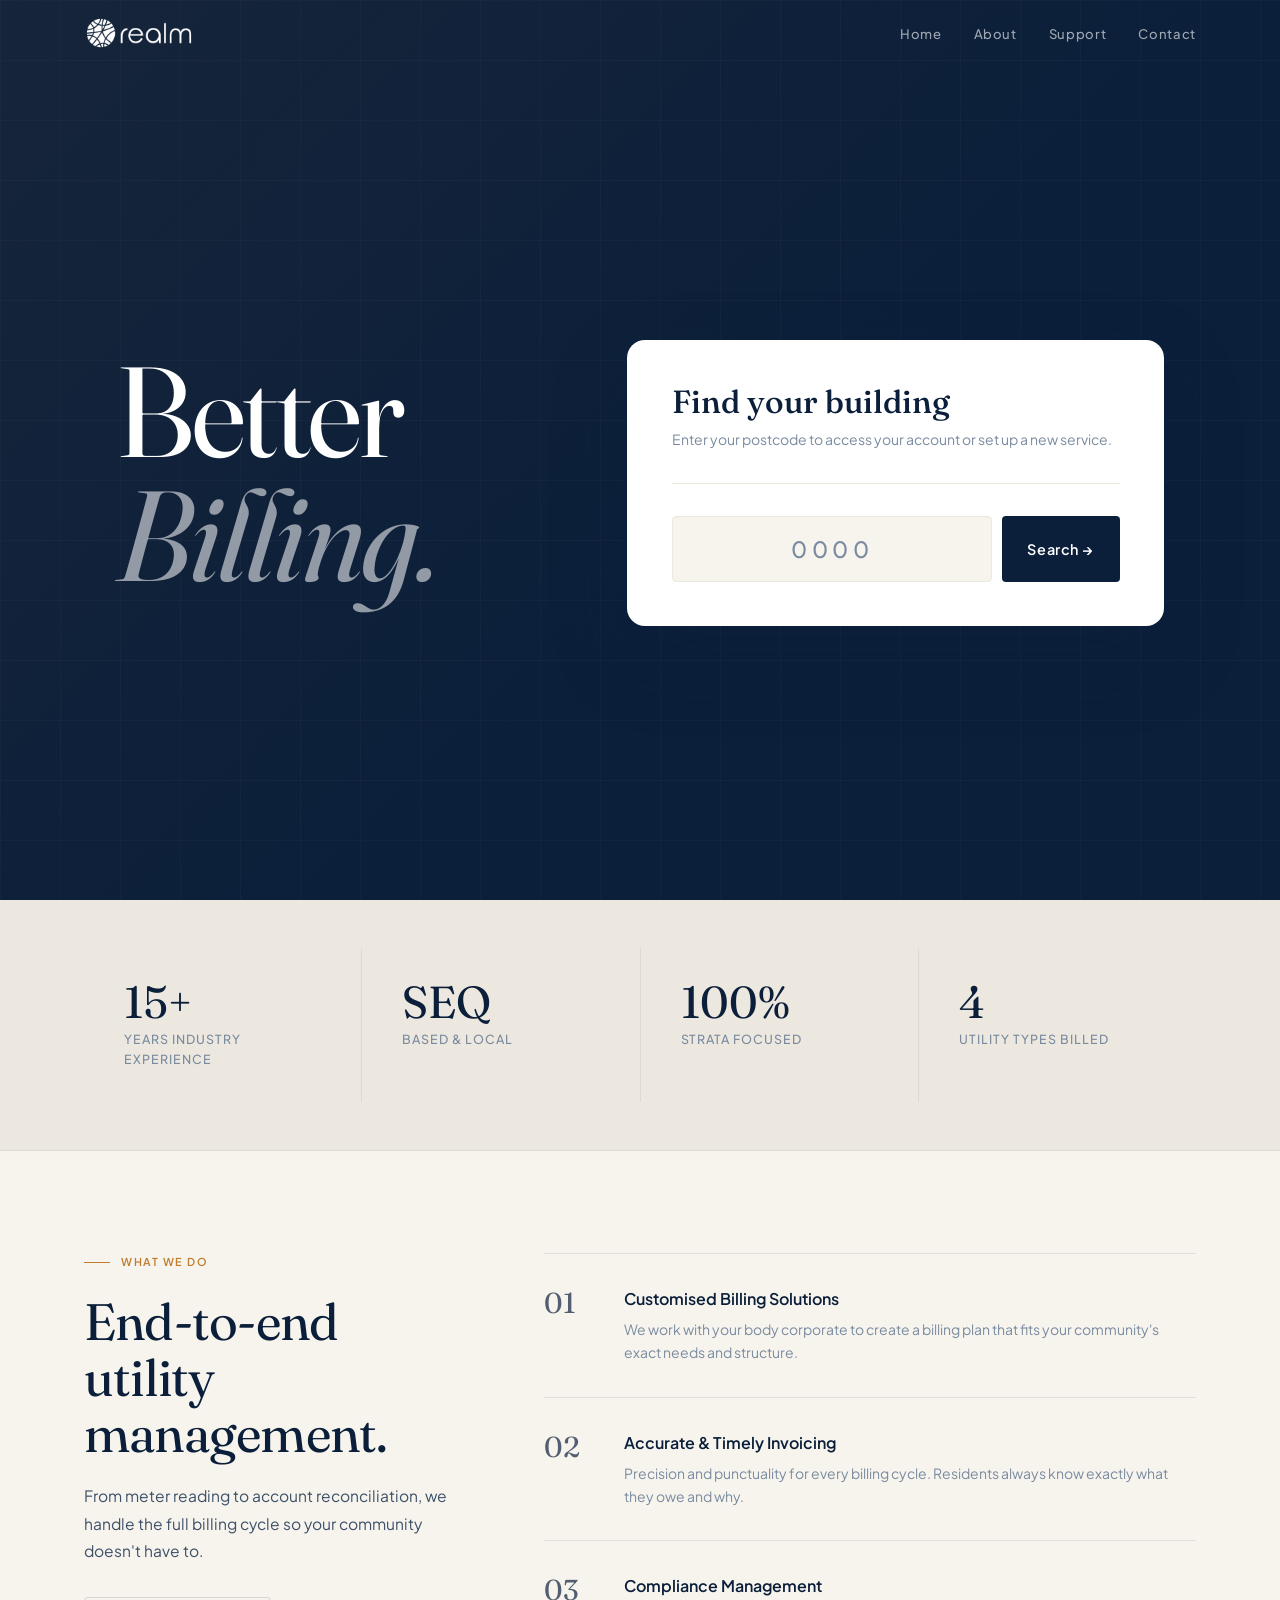
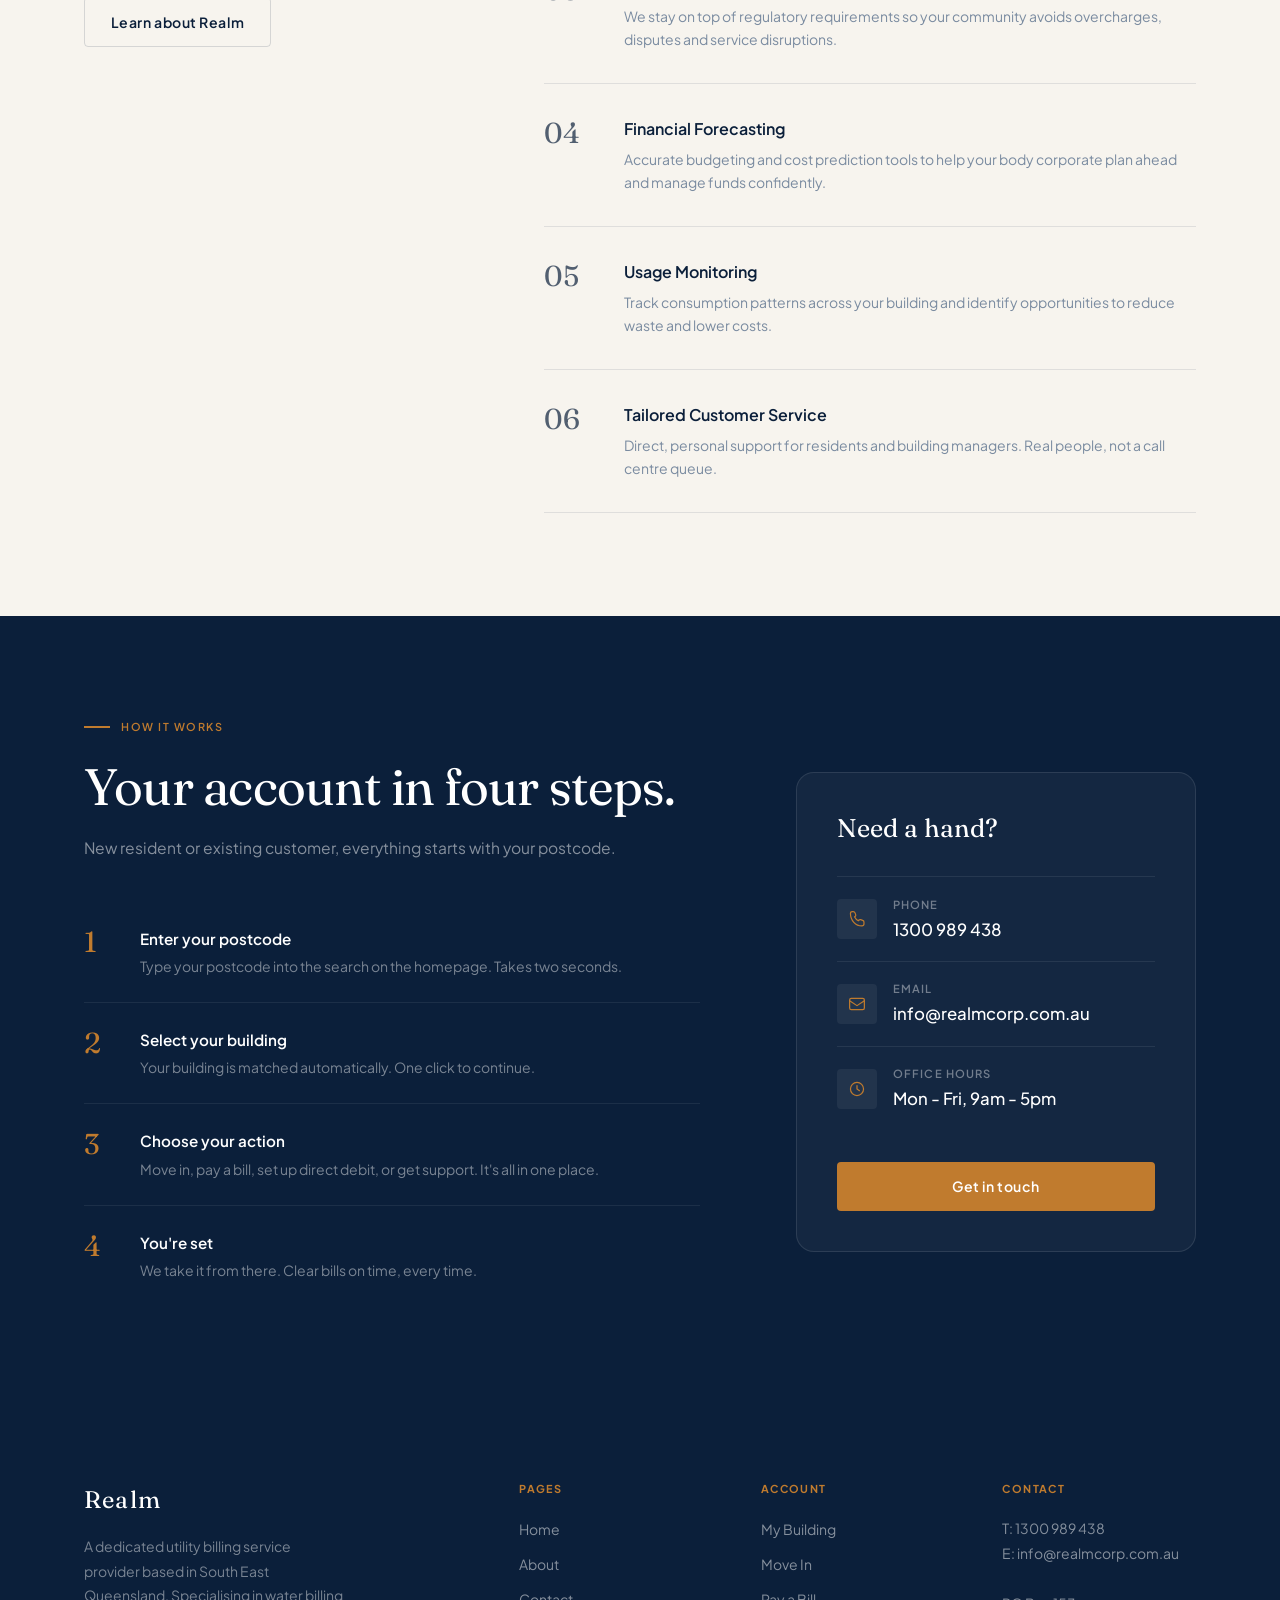
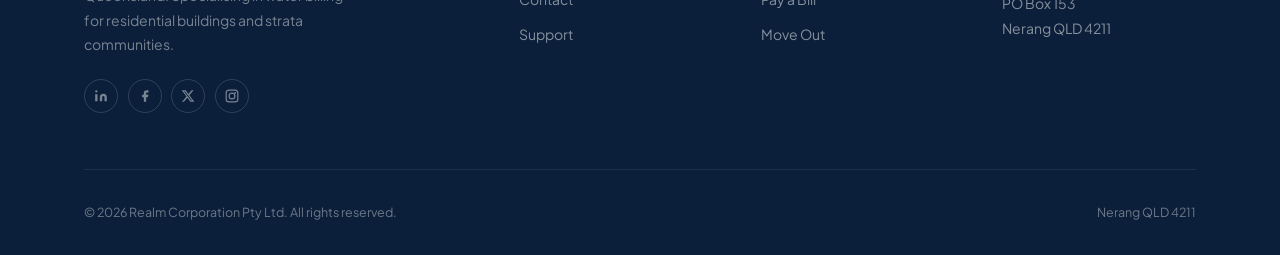
<file: index.html>
<!DOCTYPE html>
<html lang="en">
<head>
  <meta charset="UTF-8">
  <meta name="viewport" content="width=device-width, initial-scale=1.0">
  <title>Realm | Better Billing</title>
  <link rel="icon" type="image/png" href="assets/favicon.png">
  <link rel="stylesheet" href="style.css">
  <style>
    /* ─── NAV TRANSPARENT ON HOMEPAGE ─── */
    .nav { background: transparent; transition: background 0.3s; }
    .nav.nav-solid { background: var(--navy); }

    /* ─── HERO ─── */
    .hero {
      background: var(--navy);
      margin-top: -66px;
      padding-top: 66px;
      min-height: 100vh;
      display: flex;
      align-items: center;
      overflow: hidden;
      position: relative;
    }
    .hero::after {
      content: '';
      position: absolute;
      inset: 0;
      background: linear-gradient(135deg, rgba(192,123,46,0.06) 0%, transparent 60%);
      pointer-events: none;
    }
    /* subtle grid texture on hero */
    .hero-bg-pattern {
      position: absolute;
      inset: 0;
      background-image: linear-gradient(rgba(255,255,255,0.025) 1px, transparent 1px),
                        linear-gradient(90deg, rgba(255,255,255,0.025) 1px, transparent 1px);
      background-size: 60px 60px;
      pointer-events: none;
    }
    .hero-content {
      position: relative;
      z-index: 1;
      display: grid;
      grid-template-columns: 1fr 1.2fr;
      gap: 4rem;
      align-items: center;
    }
    .hero-text {}
    .hero-tagline { color: var(--amber); margin-bottom: 1.8rem; }
    .hero-h1 { color: white; margin-bottom: 1.2rem; font-size: clamp(4.5rem, 10vw, 8.5rem); }
    .hero-h1 em { font-style: italic; color: rgba(255,255,255,0.55); }
    .hero-desc {
      font-size: 1.05rem;
      color: rgba(255,255,255,0.55);
      max-width: 480px;
      line-height: 1.8;
      margin-bottom: 2.5rem;
    }
    .hero-badges {
      display: flex;
      gap: 1.5rem;
      flex-wrap: wrap;
    }
    .hero-badge {
      display: flex;
      align-items: center;
      gap: 0.5rem;
      font-size: 0.8rem;
      color: rgba(255,255,255,0.4);
    }
    .hero-badge-dot {
      width: 6px; height: 6px;
      background: var(--amber);
      border-radius: 50%;
      flex-shrink: 0;
    }
    .search-panel {
      background: white;
      border-radius: var(--r-lg);
      padding: 2.8rem;
      box-shadow: var(--shadow-xl);
      text-align: left;
    }
    .search-panel-top {
      margin-bottom: 2rem;
      padding-bottom: 2rem;
      border-bottom: 1px solid var(--cream-dark);
    }
    .search-panel-top h2 {
      font-family: var(--ff-display);
      font-size: 2rem;
      font-weight: 500;
      color: var(--navy);
      line-height: 1.15;
      margin-bottom: 0.45rem;
    }
    .search-panel-top p {
      font-size: 0.875rem;
      color: var(--text-muted);
    }
    .search-row {
      display: flex;
      gap: 0.6rem;
    }
    .search-row input {
      flex: 1;
      background: var(--cream);
      border: 1.5px solid var(--cream-dark);
      border-radius: var(--r-sm);
      padding: 1.1rem 1.1rem;
      font-size: 1.4rem;
      font-weight: 500;
      color: var(--text);
      text-align: center;
      letter-spacing: 0.2em;
      outline: none;
      transition: border-color 0.2s, background 0.2s, box-shadow 0.2s;
    }
    .search-row input:focus {
      border-color: var(--navy-light);
      background: white;
      box-shadow: 0 0 0 3px rgba(30,65,104,0.1);
    }
    .search-row input::placeholder { color: var(--text-muted); }
    .search-row button {
      background: var(--navy);
      color: white;
      border: none;
      border-radius: var(--r-sm);
      padding: 0.95rem 1.6rem;
      font-size: 0.9rem;
      font-weight: 600;
      cursor: pointer;
      transition: background 0.2s, transform 0.15s;
      white-space: nowrap;
      letter-spacing: 0.04em;
    }
    .search-row button:hover { background: var(--amber); }
    /* ─── SEARCH DIALOG ─── */
    .search-overlay {
      display: none;
      position: fixed;
      inset: 0;
      z-index: 300;
      background: rgba(11,31,58,0.5);
      backdrop-filter: blur(4px);
      align-items: center;
      justify-content: center;
      padding: 1.5rem;
    }
    .search-overlay.visible { display: flex; }
    .search-dialog {
      background: white;
      border-radius: var(--r-lg);
      padding: 2.5rem;
      max-width: 380px;
      width: 100%;
      box-shadow: var(--shadow-xl);
      position: relative;
      text-align: center;
      animation: fadeUp 0.3s ease;
    }
    .search-dialog-close {
      position: absolute;
      top: 1rem;
      right: 1.2rem;
      background: none;
      border: none;
      font-size: 1.5rem;
      color: var(--text-muted);
      cursor: pointer;
      line-height: 1;
      transition: color 0.2s;
    }
    .search-dialog-close:hover { color: var(--navy); }
    .search-result { display: none; }
    .search-result.visible { display: block; }
    .search-result-label { font-size: 0.68rem; font-weight: 600; letter-spacing: 0.1em; text-transform: uppercase; color: var(--text-muted); margin-bottom: 0.5rem; }
    .search-result-sub { font-size: 0.85rem; color: var(--text-muted); line-height: 1.6; margin-bottom: 1.25rem; }
    .result-list {
      display: flex;
      flex-direction: column;
      gap: 0;
      max-height: 280px;
      overflow-y: auto;
    }
    .result-item {
      display: flex;
      align-items: center;
      justify-content: space-between;
      width: 100%;
      background: none;
      border: none;
      border-top: 1px solid var(--border);
      padding: 1rem 0.25rem;
      cursor: pointer;
      transition: background 0.15s;
      text-align: left;
    }
    .result-item:hover { background: var(--cream); }
    .result-item-name { font-family: var(--ff-display); font-size: 1.1rem; font-weight: 500; color: var(--navy); }
    .result-item-arrow { font-size: 1rem; color: var(--amber); transition: transform 0.15s; }
    .result-item:hover .result-item-arrow { transform: translateX(3px); }
    .search-no-result { display: none; }
    .search-no-result.visible { display: block; }
    .search-noresult-text { font-size: 0.95rem; color: var(--text-mid); margin-bottom: 0.5rem; }

    /* ─── ABOUT STRIP ─── */
    .about-strip {
      background: var(--cream-dark);
      padding: 3rem 0;
      border-bottom: 1px solid rgba(11,31,58,0.07);
    }
    .about-strip-inner {
      display: grid;
      grid-template-columns: repeat(4, 1fr);
      gap: 1px;
      background: rgba(11,31,58,0.07);
    }
    .about-stat {
      background: var(--cream-dark);
      padding: 2rem 2.5rem;
      display: flex;
      flex-direction: column;
      gap: 0.25rem;
    }
    .about-stat-num {
      font-family: var(--ff-display);
      font-size: 2.8rem;
      font-weight: 400;
      color: var(--navy);
      line-height: 1;
    }
    .about-stat-label {
      font-size: 0.78rem;
      font-weight: 500;
      letter-spacing: 0.08em;
      text-transform: uppercase;
      color: var(--text-muted);
    }

    /* ─── SERVICES ─── */
    .services-section { background: var(--cream); }
    .services-layout {
      display: grid;
      grid-template-columns: 380px 1fr;
      gap: 5rem;
      align-items: start;
    }
    .services-sticky { position: sticky; top: 100px; }
    .services-sticky h2 { margin-bottom: 1.2rem; }
    .services-sticky p { margin-bottom: 2rem; }
    .services-list { display: flex; flex-direction: column; gap: 0; }
    .service-row {
      display: grid;
      grid-template-columns: 56px 1fr;
      gap: 1.5rem;
      padding: 2rem 0;
      border-bottom: 1px solid var(--border);
      transition: background 0.2s;
    }
    .service-row:first-child { border-top: 1px solid var(--border); }
    .service-num {
      font-family: var(--ff-display);
      font-size: 1.8rem;
      font-weight: 400;
      color: rgba(11,31,58,0.7);
      line-height: 1;
      padding-top: 3px;
    }
    .service-content h3 { font-family: var(--ff-body); font-size: 1rem; font-weight: 600; color: var(--navy); margin-bottom: 0.35rem; }
    .service-content p { font-size: 0.875rem; color: var(--text-muted); line-height: 1.65; }

    /* ─── HOW IT WORKS ─── */
    .how-section { background: var(--navy); }
    .how-layout {
      display: grid;
      grid-template-columns: 1fr 400px;
      gap: 6rem;
      align-items: center;
    }
    .how-cta-card {
      background: rgba(255,255,255,0.04);
      border: 1px solid rgba(255,255,255,0.1);
      border-radius: var(--r-lg);
      padding: 2.5rem;
      display: flex;
      flex-direction: column;
      gap: 2rem;
    }
    .how-cta-card h3 {
      font-family: var(--ff-display);
      font-size: 1.6rem;
      font-weight: 400;
      color: white;
      line-height: 1.2;
    }
    .how-cta-item {
      display: flex;
      align-items: center;
      gap: 1rem;
      padding: 1.1rem 0;
      border-top: 1px solid rgba(255,255,255,0.08);
    }
    .how-cta-icon {
      width: 40px;
      height: 40px;
      border-radius: var(--r-sm);
      background: rgba(255,255,255,0.06);
      display: flex;
      align-items: center;
      justify-content: center;
      flex-shrink: 0;
    }
    .how-cta-icon svg { color: var(--amber); }
    .how-cta-label { font-size: 0.7rem; font-weight: 600; letter-spacing: 0.1em; text-transform: uppercase; color: rgba(255,255,255,0.4); margin-bottom: 0.15rem; }
    .how-cta-value { font-size: 1.05rem; font-weight: 500; color: white; }
    .how-cta-value a { color: white; transition: color 0.2s; }
    .how-cta-value a:hover { color: var(--amber); }
    .how-steps { display: flex; flex-direction: column; gap: 0; }
    .how-step {
      display: flex;
      gap: 1.5rem;
      padding: 1.5rem 0;
      border-bottom: 1px solid rgba(255,255,255,0.07);
    }
    .how-step:last-child { border-bottom: none; }
    .how-step-num { font-family: var(--ff-display); font-size: 1.8rem; font-weight: 400; color: var(--amber); flex-shrink: 0; width: 2rem; line-height: 1; padding-top: 2px; }
    .how-step h4 { font-family: var(--ff-body); font-size: 0.95rem; font-weight: 600; color: white; margin-bottom: 0.25rem; }
    .how-step p { font-size: 0.875rem; color: rgba(255,255,255,0.45); line-height: 1.65; }

    @media (max-width: 1024px) {
      .hero-content { grid-template-columns: 1fr; max-width: 540px; margin: 0 auto; text-align: center; }
      .hero-desc { margin-left: auto; margin-right: auto; }
      .hero-badges { justify-content: center; }
      .about-strip-inner { grid-template-columns: repeat(2, 1fr); }
      .services-layout { grid-template-columns: 1fr; gap: 3rem; }
      .services-sticky { position: static; }
      .how-layout { grid-template-columns: 1fr; gap: 3rem; }
      .how-right-img { aspect-ratio: 16/9; }
    }
    @media (max-width: 640px) {
      .about-strip-inner { grid-template-columns: 1fr; }
      .hero { min-height: 100vh; padding-top: 100px; padding-bottom: 4rem; }
      .hero-desc { font-size: 0.95rem; }
      .hero-badges { flex-direction: row; gap: 1.2rem; }
      .hero-badge { font-size: 0.78rem; }
      .search-panel { padding: 1.8rem; margin: 0 1.8rem; }
      .search-panel-top { margin-bottom: 1.5rem; padding-bottom: 1.5rem; }
      .search-panel-top h2 { font-size: 1.5rem; }
      .search-panel-top p { font-size: 0.875rem; }
      .search-row { flex-direction: column; }
      .search-row input { width: 100%; min-height: 48px; font-size: 1.3rem; }
      .search-row button { width: 100%; justify-content: center; min-height: 48px; }
      .search-result-btn { width: 100%; justify-content: center; min-height: 44px; }
      .about-strip { padding: 2rem 0; }
      .about-stat-num { font-size: 2rem; }
      .about-stat { padding: 1.5rem 1.25rem; }
      .service-row { grid-template-columns: 36px 1fr; gap: 1rem; padding: 1.5rem 0; }
      .service-num { font-size: 1.4rem; }
      .service-content p { font-size: 0.875rem; line-height: 1.7; }
      .how-cta-card { padding: 1.75rem; }
      .how-step { gap: 1rem; padding: 1.3rem 0; }
      .how-step p { font-size: 0.875rem; }
      .how-cta-value { font-size: 0.95rem; }
      .section { padding: 3.5rem 0; }
    }
    @media (max-width: 380px) {
      .search-panel { padding: 1.5rem; margin: 0 1.5rem; }
    }
  </style>
</head>
<body>

<!-- NAV -->
<nav class="nav">
  <div class="nav-inner">
    <a href="index.html" class="nav-logo">
      <img src="assets/realmcorp-logo-white.png" alt="Realm" style="width:110px;height:auto">
    </a>
    <ul class="nav-links">
      <li><a href="index.html">Home</a></li>
      <li><a href="about.html">About</a></li>
      <li><a href="support.html">Support</a></li>
      <li><a href="contact.html">Contact</a></li>
    </ul>
    <button class="nav-hamburger" onclick="document.querySelector('.nav-mobile').classList.toggle('open')" aria-label="Menu">
      <svg width="24" height="24" fill="none" viewBox="0 0 24 24"><path d="M4 6h16M4 12h16M4 18h16" stroke="currentColor" stroke-width="2" stroke-linecap="round"/></svg>
    </button>
  </div>
</nav>
<div class="nav-mobile">
  <ul>
    <li><a href="index.html">Home</a></li>
    <li><a href="about.html">About</a></li>
    <li><a href="support.html">Support</a></li>
    <li><a href="contact.html">Contact</a></li>
  </ul>
</div>

<!-- HERO -->
<section class="hero">
  <div class="hero-bg-pattern"></div>

  <div class="wrap hero-content">
    <div class="hero-text">
      <h1 class="t-display hero-h1 anim">
        Better<br><em>Billing.</em>
      </h1>
    </div>

    <div class="search-panel anim d2">
      <div class="search-panel-top">
        <h2>Find your building</h2>
        <p>Enter your postcode to access your account or set up a new service.</p>
      </div>

      <div class="search-row">
        <input type="text" id="postcodeInput" placeholder="0000" maxlength="4" inputmode="numeric" pattern="[0-9]*">
        <button onclick="doSearch()">Search →</button>
      </div>

    </div>
  </div>
</section>

<!-- SEARCH DIALOG -->
<div class="search-overlay" id="searchOverlay" onclick="closeDialog(event)">
  <div class="search-dialog">
    <button class="search-dialog-close" onclick="closeResult()" aria-label="Close">&times;</button>
    <div class="search-result" id="searchResult">
      <div class="search-result-label" id="resultCount">1 building found</div>
      <p class="search-result-sub">Select your building to view rates, pay a bill, or manage your account.</p>
      <div class="result-list" id="resultList"></div>
    </div>
    <div class="search-no-result" id="searchNoResult">
      <div class="search-result-label">No results</div>
      <p class="search-noresult-text">No buildings found for that postcode.</p>
      <a href="contact.html" class="btn btn-outline" style="width:100%;justify-content:center;margin-top:0.75rem">Contact us for help</a>
    </div>
  </div>
</div>

<!-- STATS STRIP -->
<div class="about-strip">
  <div class="wrap">
    <div class="about-strip-inner">
      <div class="about-stat">
        <span class="about-stat-num">15+</span>
        <span class="about-stat-label">Years industry experience</span>
      </div>
      <div class="about-stat">
        <span class="about-stat-num">SEQ</span>
        <span class="about-stat-label">Based &amp; local</span>
      </div>
      <div class="about-stat">
        <span class="about-stat-num">100%</span>
        <span class="about-stat-label">Strata focused</span>
      </div>
      <div class="about-stat">
        <span class="about-stat-num">4</span>
        <span class="about-stat-label">Utility types billed</span>
      </div>
    </div>
  </div>
</div>

<!-- SERVICES -->
<section class="section services-section">
  <div class="wrap">
    <div class="services-layout">
      <div class="services-sticky">
        <div class="section-tag"><span class="t-label">What we do</span></div>
        <h2 class="t-headline" style="margin-bottom:1.2rem">End-to-end utility management.</h2>
        <p class="t-body" style="margin-bottom:2rem">From meter reading to account reconciliation, we handle the full billing cycle so your community doesn't have to.</p>
        <a href="about.html" class="btn btn-outline">Learn about Realm</a>
      </div>
      <div class="services-list">
        <div class="service-row">
          <div class="service-num">01</div>
          <div class="service-content">
            <h3>Customised Billing Solutions</h3>
            <p>We work with your body corporate to create a billing plan that fits your community's exact needs and structure.</p>
          </div>
        </div>
        <div class="service-row">
          <div class="service-num">02</div>
          <div class="service-content">
            <h3>Accurate &amp; Timely Invoicing</h3>
            <p>Precision and punctuality for every billing cycle. Residents always know exactly what they owe and why.</p>
          </div>
        </div>
        <div class="service-row">
          <div class="service-num">03</div>
          <div class="service-content">
            <h3>Compliance Management</h3>
            <p>We stay on top of regulatory requirements so your community avoids overcharges, disputes and service disruptions.</p>
          </div>
        </div>
        <div class="service-row">
          <div class="service-num">04</div>
          <div class="service-content">
            <h3>Financial Forecasting</h3>
            <p>Accurate budgeting and cost prediction tools to help your body corporate plan ahead and manage funds confidently.</p>
          </div>
        </div>
        <div class="service-row">
          <div class="service-num">05</div>
          <div class="service-content">
            <h3>Usage Monitoring</h3>
            <p>Track consumption patterns across your building and identify opportunities to reduce waste and lower costs.</p>
          </div>
        </div>
        <div class="service-row">
          <div class="service-num">06</div>
          <div class="service-content">
            <h3>Tailored Customer Service</h3>
            <p>Direct, personal support for residents and building managers. Real people, not a call centre queue.</p>
          </div>
        </div>
      </div>
    </div>
  </div>
</section>

<!-- HOW IT WORKS -->
<section class="section how-section">
  <div class="wrap">
    <div class="how-layout">
      <div>
        <div class="section-tag" style="--amber:#C07B2E"><span class="t-label">How it works</span></div>
        <h2 class="t-headline" style="color:white;margin-bottom:1.2rem">Your account in four steps.</h2>
        <p style="color:rgba(255,255,255,0.5);line-height:1.8;font-size:0.975rem;margin-bottom:2.5rem">
          New resident or existing customer, everything starts with your postcode.
        </p>
        <div class="how-steps">
          <div class="how-step">
            <div class="how-step-num">1</div>
            <div>
              <h4>Enter your postcode</h4>
              <p>Type your postcode into the search on the homepage. Takes two seconds.</p>
            </div>
          </div>
          <div class="how-step">
            <div class="how-step-num">2</div>
            <div>
              <h4>Select your building</h4>
              <p>Your building is matched automatically. One click to continue.</p>
            </div>
          </div>
          <div class="how-step">
            <div class="how-step-num">3</div>
            <div>
              <h4>Choose your action</h4>
              <p>Move in, pay a bill, set up direct debit, or get support. It's all in one place.</p>
            </div>
          </div>
          <div class="how-step">
            <div class="how-step-num">4</div>
            <div>
              <h4>You're set</h4>
              <p>We take it from there. Clear bills on time, every time.</p>
            </div>
          </div>
        </div>
      </div>
      <div class="how-cta-card">
        <h3>Need a hand?</h3>
        <div>
          <div class="how-cta-item">
            <div class="how-cta-icon">
              <svg width="18" height="18" fill="none" viewBox="0 0 22 22"><path d="M5.3 2C4 2 3 3 3 4.3c0 8.4 6.3 15.2 14 15.2 1.3 0 2.5-1 2.5-2.3v-2.4c0-1-.6-1.8-1.5-2.1l-2.5-.9c-.9-.3-1.8 0-2.4.7l-.5.6c-1.8-1-3.5-2.7-4.5-4.6l.6-.5c.7-.6 1-1.5.7-2.4L8.6 3.5C8.3 2.6 7.4 2 6.4 2H5.3z" stroke="currentColor" stroke-width="1.5"/></svg>
            </div>
            <div>
              <div class="how-cta-label">Phone</div>
              <div class="how-cta-value"><a href="tel:1300989438">1300 989 438</a></div>
            </div>
          </div>
          <div class="how-cta-item">
            <div class="how-cta-icon">
              <svg width="18" height="18" fill="none" viewBox="0 0 22 22"><path d="M2 7l9 6 9-6" stroke="currentColor" stroke-width="1.5" stroke-linecap="round"/><rect x="2" y="4" width="18" height="14" rx="2" stroke="currentColor" stroke-width="1.5"/></svg>
            </div>
            <div>
              <div class="how-cta-label">Email</div>
              <div class="how-cta-value"><a href="mailto:info@realmcorp.com.au">info@realmcorp.com.au</a></div>
            </div>
          </div>
          <div class="how-cta-item">
            <div class="how-cta-icon">
              <svg width="18" height="18" fill="none" viewBox="0 0 22 22"><circle cx="11" cy="11" r="8" stroke="currentColor" stroke-width="1.5"/><path d="M11 7v4l3 2" stroke="currentColor" stroke-width="1.5" stroke-linecap="round"/></svg>
            </div>
            <div>
              <div class="how-cta-label">Office hours</div>
              <div class="how-cta-value">Mon - Fri, 9am - 5pm</div>
            </div>
          </div>
        </div>
        <a href="contact.html" class="btn btn-amber" style="width:100%;justify-content:center">Get in touch</a>
      </div>
    </div>
  </div>
</section>

<!-- FOOTER -->
<footer class="footer">
  <div class="wrap">
    <div class="footer-grid">
      <div class="footer-brand">
        <span class="footer-brand-name">Realm</span>
        <p>A dedicated utility billing service provider based in South East Queensland. Specialising in water billing for residential buildings and strata communities.</p>
        <div class="footer-social">
          <a href="#" aria-label="LinkedIn"><svg width="14" height="14" fill="currentColor" viewBox="0 0 24 24"><path d="M16 8a6 6 0 016 6v7h-4v-7a2 2 0 00-4 0v7h-4v-7a6 6 0 016-6zM2 9h4v12H2zM4 6a2 2 0 100-4 2 2 0 000 4z"/></svg></a>
          <a href="#" aria-label="Facebook"><svg width="14" height="14" fill="currentColor" viewBox="0 0 24 24"><path d="M18 2h-3a5 5 0 00-5 5v3H7v4h3v8h4v-8h3l1-4h-4V7a1 1 0 011-1h3V2z"/></svg></a>
          <a href="#" aria-label="X"><svg width="14" height="14" fill="currentColor" viewBox="0 0 24 24"><path d="M18.244 2.25h3.308l-7.227 8.26 8.502 11.24H16.17l-5.214-6.817L4.99 21.75H1.68l7.73-8.835L1.254 2.25H8.08l4.713 6.231zm-1.161 17.52h1.833L7.084 4.126H5.117z"/></svg></a>
          <a href="#" aria-label="Instagram"><svg width="14" height="14" fill="currentColor" viewBox="0 0 24 24"><rect x="2" y="2" width="20" height="20" rx="5" ry="5" fill="none" stroke="currentColor" stroke-width="2"/><circle cx="12" cy="12" r="5" fill="none" stroke="currentColor" stroke-width="2"/><circle cx="17.5" cy="6.5" r="1.5"/></svg></a>
        </div>
      </div>
      <div class="footer-col">
        <h5>Pages</h5>
        <ul>
          <li><a href="index.html">Home</a></li>
          <li><a href="about.html">About</a></li>
          <li><a href="contact.html">Contact</a></li>
          <li><a href="support.html">Support</a></li>
        </ul>
      </div>
      <div class="footer-col">
        <h5>Account</h5>
        <ul>
          <li><a href="building-hub.html">My Building</a></li>
          <li><a href="move-in.html">Move In</a></li>
          <li><a href="https://customers.bluebilling.com.au" target="_blank">Pay a Bill</a></li>
          <li><a href="move-out.html">Move Out</a></li>
        </ul>
      </div>
      <div class="footer-col">
        <h5>Contact</h5>
        <p>
          T: <a href="tel:1300989438" style="color:rgba(255,255,255,0.5)">1300 989 438</a><br>
          E: <a href="mailto:info@realmcorp.com.au" style="color:rgba(255,255,255,0.5)">info@realmcorp.com.au</a><br><br>
          PO Box 153<br>Nerang QLD 4211
        </p>
      </div>
    </div>
    <div class="footer-bottom">
      <span class="footer-year"></span>
      <span>Nerang QLD 4211</span>
    </div>
  </div>
</footer>

<script>
  // Simulate the postcode→building lookup (mirrors live site behaviour)
  var BUILDINGS = {
    '4211': ['Riverlily', 'Coomera Outlook', 'Silverferns'],
    '4210': ['Crestwood Gardens'],
    '4212': ['Saltwater', 'Northern Bay'],
    '4215': ['Chevron Vista', 'Surfers Views South'],
    '4216': ['Harbour Reach'],
    '4217': ['Surfers Palms', 'Cascades By The Bay', 'Iceworks', 'The Moroccan', 'Ivory Burleigh Beach', 'Signature Point CTS 41630', 'Surfers Views South CTS 24128', 'Beach House On Suttons CTS 34317', 'Forty Tuscany CTS 25724', 'City Connection', 'Portofino 1', 'Summer Chambers', 'Arvia CTS 51778', 'On The Bay Apartments CTS 36317', 'Shea Residences'],
  };

  var overlay = document.getElementById('searchOverlay');
  var resultEl = document.getElementById('searchResult');
  var noResultEl = document.getElementById('searchNoResult');
  var listEl = document.getElementById('resultList');

  function doSearch() {
    var val = document.getElementById('postcodeInput').value.trim();

    resultEl.classList.remove('visible');
    noResultEl.classList.remove('visible');

    if (!val || val.length < 4) return;

    var buildings = BUILDINGS[val];
    if (buildings && buildings.length) {
      listEl.innerHTML = buildings.map(function(name) {
        return '<button class="result-item" onclick="goToHub(\'' + name.replace(/'/g, "\\'") + '\')">' +
          '<span class="result-item-name">' + name + '</span>' +
          '<span class="result-item-arrow">→</span>' +
        '</button>';
      }).join('');
      document.getElementById('resultCount').textContent = buildings.length === 1
        ? '1 building found'
        : buildings.length + ' buildings found';
      resultEl.classList.add('visible');
    } else {
      noResultEl.classList.add('visible');
    }
    overlay.classList.add('visible');
  }

  function closeResult() {
    overlay.classList.remove('visible');
  }

  function closeDialog(e) {
    if (e.target === overlay) closeResult();
  }

  function goToHub(name) {
    window.location.href = 'building-hub.html?building=' + encodeURIComponent(name);
  }

  // Allow Enter key
  document.getElementById('postcodeInput').addEventListener('keydown', function(e) {
    if (e.key === 'Enter') doSearch();
  });

  // Nav solid on scroll past hero
  const nav = document.querySelector('.nav');
  const hero = document.querySelector('.hero');
  window.addEventListener('scroll', function() {
    var threshold = window.innerWidth <= 768 ? 20 : window.innerHeight / 4;
    if (window.scrollY > threshold) {
      nav.classList.add('nav-solid');
    } else {
      nav.classList.remove('nav-solid');
    }
  });

  // Dynamic copyright year
  document.querySelector('.footer-year').textContent = '\u00A9 ' + new Date().getFullYear() + ' Realm Corporation Pty Ltd. All rights reserved.';
</script>

</body>
</html>
</file>
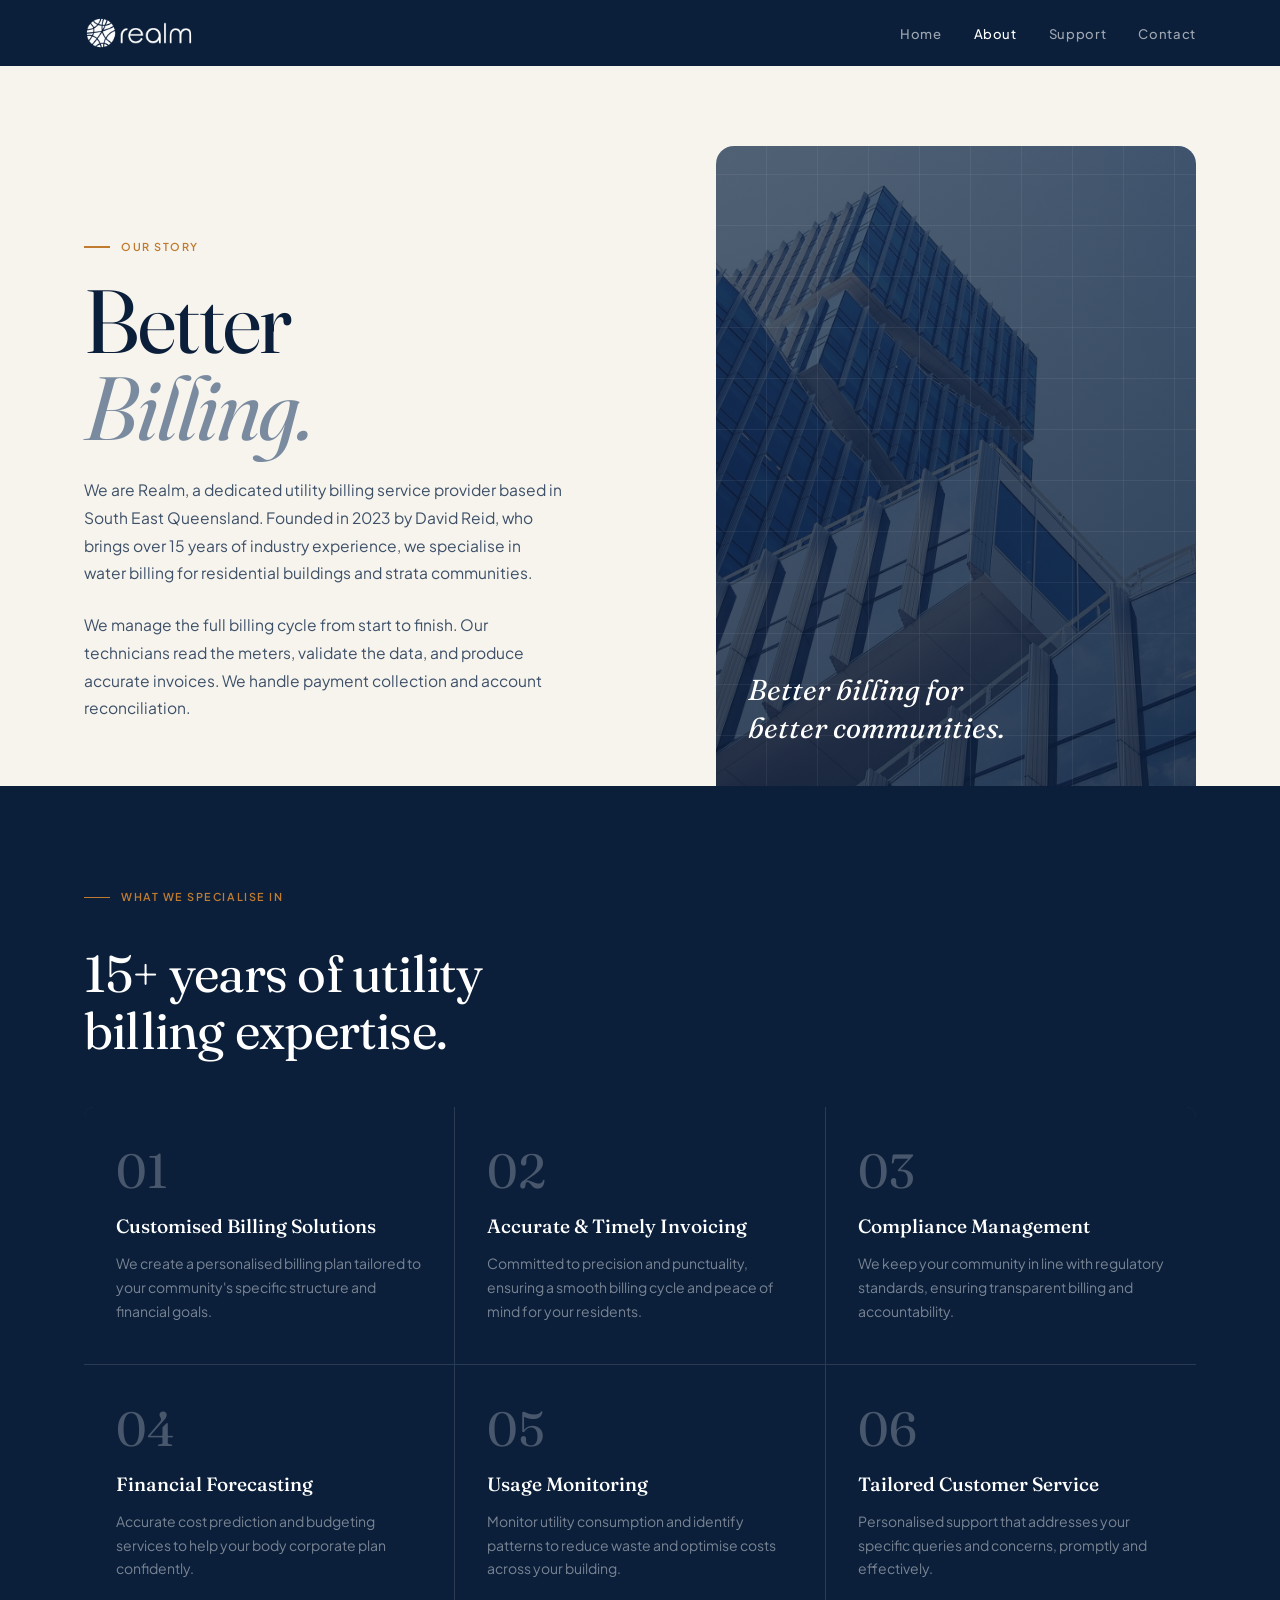
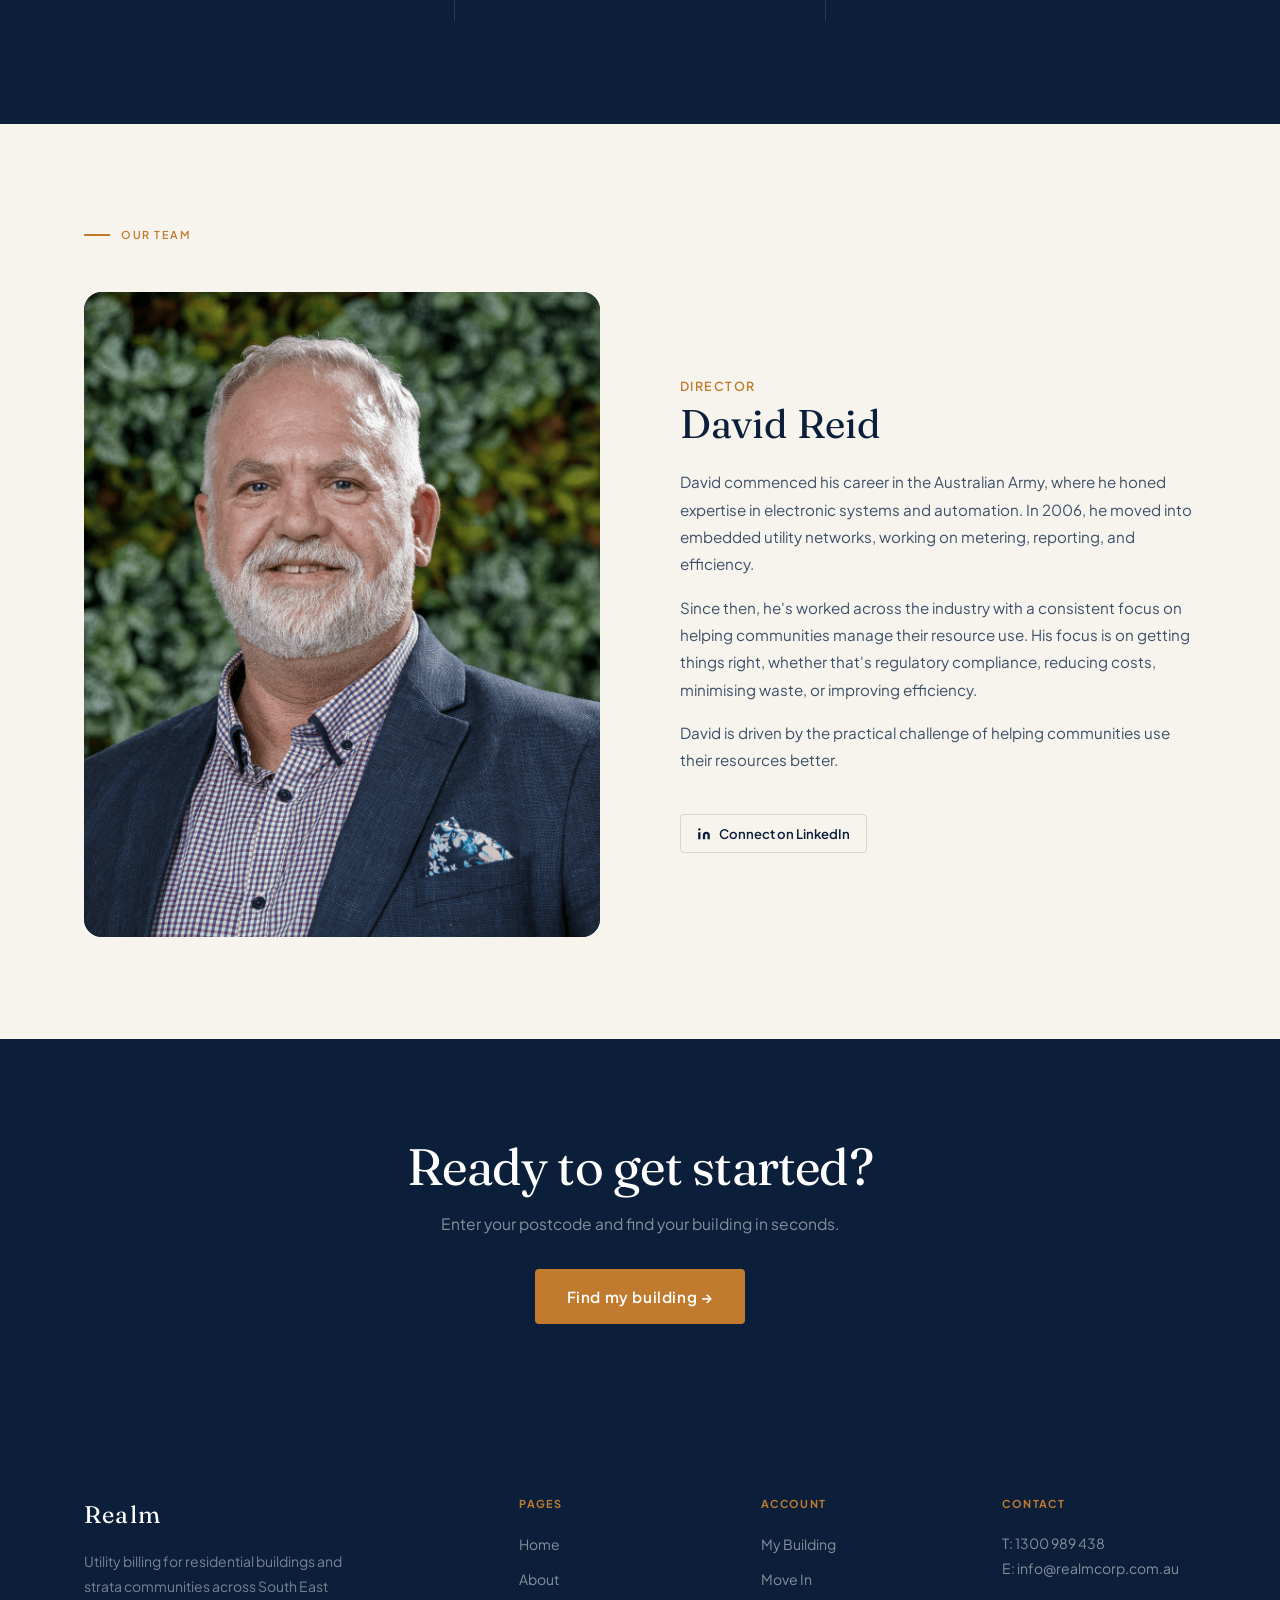
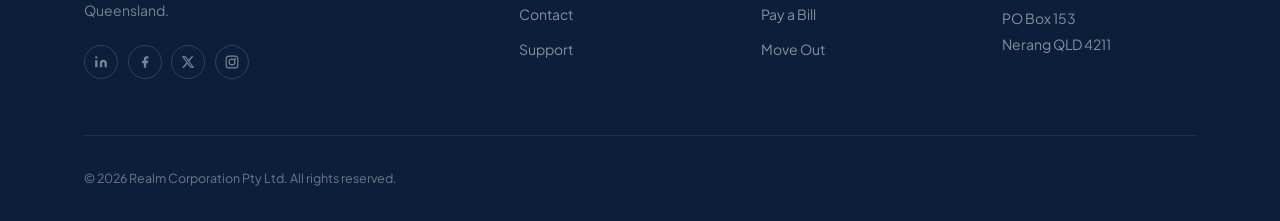
<file: about.html>
<!DOCTYPE html>
<html lang="en">
<head>
  <meta charset="UTF-8">
  <meta name="viewport" content="width=device-width, initial-scale=1.0">
  <title>About Us | Realm</title>
  <link rel="icon" type="image/png" href="assets/favicon.png">
  <link rel="stylesheet" href="style.css">
  <style>
    .about-hero {
      background: var(--cream);
      padding: 5rem 0 0;
      overflow: hidden;
    }
    .about-hero-grid {
      display: grid;
      grid-template-columns: 1fr 480px;
      gap: 5rem;
      align-items: end;
    }
    .about-hero-text { padding-bottom: 4rem; }
    .about-hero-img {
      aspect-ratio: 3/4;
      background: var(--navy-mid);
      border-radius: var(--r-lg) var(--r-lg) 0 0;
      position: relative;
      overflow: hidden;
    }
    .about-hero-img img {
      width: 100%;
      height: 100%;
      object-fit: cover;
      display: block;
    }
    .about-hero-img::before {
      content: '';
      position: absolute;
      inset: 0;
      background: linear-gradient(160deg, rgba(11,31,58,0.7) 0%, rgba(11,31,58,0.85) 100%);
      z-index: 1;
    }
    .about-hero-img::after {
      content: '';
      position: absolute;
      inset: 0;
      z-index: 2;
      background-image:
        repeating-linear-gradient(0deg, transparent, transparent 50px, rgba(255,255,255,0.06) 50px, rgba(255,255,255,0.06) 51px),
        repeating-linear-gradient(90deg, transparent, transparent 50px, rgba(255,255,255,0.06) 50px, rgba(255,255,255,0.06) 51px);
    }
    .about-hero-img-label {
      position: absolute;
      bottom: 2.5rem;
      left: 2rem;
      z-index: 3;
    }
    .about-hero-img-label p {
      font-family: var(--ff-display);
      font-size: 1.8rem;
      color: white;
      font-style: italic;
      font-weight: 400;
      line-height: 1.3;
    }

    /* Values */
    .values-section { background: var(--navy); }
    .values-grid {
      display: grid;
      grid-template-columns: 1fr 1fr 1fr;
      gap: 1px;
      background: rgba(255,255,255,0.12);
      border-radius: var(--r);
      overflow: hidden;
    }
    .value-item {
      background: var(--navy);
      padding: 2.5rem 2rem;
    }
    .value-num {
      font-family: var(--ff-display);
      font-size: 3rem;
      font-weight: 400;
      color: rgba(255,255,255,0.25);
      line-height: 1;
      margin-bottom: 1rem;
    }
    .value-item h3 {
      font-family: var(--ff-display);
      font-size: 1.2rem;
      color: white;
      margin-bottom: 0.6rem;
      font-weight: 500;
    }
    .value-item p { font-size: 0.875rem; color: rgba(255,255,255,0.45); line-height: 1.7; }

    /* Team */
    .team-section { background: var(--cream); }
    .team-grid {
      display: grid;
      grid-template-columns: 1fr 1fr;
      gap: 5rem;
      align-items: center;
    }
    .team-photo {
      aspect-ratio: 4/5;
      border-radius: var(--r-lg);
      overflow: hidden;
      background: #2A3B4D;
      position: relative;
    }
    .team-photo img {
      width: 100%;
      height: 100%;
      object-fit: cover;
      object-position: top;
      filter: grayscale(20%);
    }
    .team-photo-fallback {
      position: absolute;
      inset: 0;
      background: linear-gradient(160deg, #1E3A52 0%, #0D2035 100%);
      display: flex;
      align-items: center;
      justify-content: center;
    }
    .team-photo-initials {
      font-family: var(--ff-display);
      font-size: 5rem;
      font-weight: 300;
      color: rgba(255,255,255,0.22);
      font-style: italic;
    }
    .team-role { color: var(--amber); font-size: 0.78rem; font-weight: 600; letter-spacing: 0.12em; text-transform: uppercase; margin-bottom: 0.5rem; }
    .team-name { font-family: var(--ff-display); font-size: 2.5rem; font-weight: 400; color: var(--navy); margin-bottom: 1.5rem; line-height: 1; }
    .team-bio { font-size: 0.95rem; color: var(--text-mid); line-height: 1.8; }
    .team-bio p { margin-bottom: 1rem; }
    .team-linkedin {
      display: inline-flex;
      align-items: center;
      gap: 0.5rem;
      margin-top: 1.5rem;
      font-size: 0.82rem;
      font-weight: 600;
      color: var(--navy);
      border: 1.5px solid var(--border-warm);
      padding: 0.5rem 1rem;
      border-radius: var(--r-sm);
      transition: all 0.2s;
    }
    .team-linkedin:hover { background: var(--navy); color: white; border-color: var(--navy); }

    @media (max-width: 960px) {
      .about-hero-grid { grid-template-columns: 1fr; }
      .about-hero-img { aspect-ratio: 16/7; border-radius: var(--r-lg); }
      .about-hero-text { padding-bottom: 2rem; }
      .values-grid { grid-template-columns: 1fr; gap: 0; }
      .team-grid { grid-template-columns: 1fr; gap: 3rem; }
    }
    @media (max-width: 640px) {
      .about-hero { padding: 3rem 0 0; }
      .about-hero-text { padding-bottom: 2.5rem; }
      .about-hero-text .t-display { font-size: clamp(2.5rem, 10vw, 3.5rem); }
      .about-hero-text .t-body { font-size: 0.9rem; line-height: 1.75; }
      .about-hero-img { aspect-ratio: 3/4; margin: 0 -0.5rem; border-radius: var(--r-lg) var(--r-lg) 0 0; }
      .about-hero-img-label p { font-size: 1.3rem; }
      .value-item { padding: 2rem 1.5rem; }
      .value-num { font-size: 2.2rem; }
      .value-item h3 { font-size: 1.1rem; }
      .value-item p { font-size: 0.875rem; line-height: 1.75; }
      .team-grid { gap: 2.5rem; }
      .team-name { font-size: clamp(1.8rem, 8vw, 2.5rem); }
      .team-photo { aspect-ratio: 4/3; }
      .team-bio { font-size: 0.9rem; line-height: 1.8; }
      .team-bio p { margin-bottom: 1.1rem; }
      .team-linkedin { width: 100%; justify-content: center; min-height: 44px; }
      .team-role { margin-bottom: 0.6rem; }
    }
    @media (max-width: 480px) {
      .about-hero-img { aspect-ratio: 1/1; margin: 0; }
      .about-hero-img-label { bottom: 1.5rem; left: 1.25rem; }
      .about-hero-img-label p { font-size: 1.1rem; }
      .value-item { padding: 1.75rem 1.5rem; }
    }
  </style>
</head>
<body>

<nav class="nav">
  <div class="nav-inner">
    <a href="index.html" class="nav-logo">
      <img src="assets/realmcorp-logo-white.png" alt="Realm" style="width:110px;height:auto">
    </a>
    <ul class="nav-links">
      <li><a href="index.html">Home</a></li>
      <li><a href="about.html" class="active">About</a></li>
      <li><a href="support.html">Support</a></li>
      <li><a href="contact.html">Contact</a></li>
    </ul>
    <button class="nav-hamburger" onclick="document.querySelector('.nav-mobile').classList.toggle('open')" aria-label="Menu">
      <svg width="24" height="24" fill="none" viewBox="0 0 24 24"><path d="M4 6h16M4 12h16M4 18h16" stroke="currentColor" stroke-width="2" stroke-linecap="round"/></svg>
    </button>
  </div>
</nav>
<div class="nav-mobile">
  <ul>
    <li><a href="index.html">Home</a></li>
    <li><a href="about.html">About</a></li>
    <li><a href="support.html">Support</a></li>
    <li><a href="contact.html">Contact</a></li>
  </ul>
</div>

<!-- HERO -->
<section class="about-hero">
  <div class="wrap">
    <div class="about-hero-grid">
      <div class="about-hero-text">
        <div class="section-tag anim"><span class="t-label">Our Story</span></div>
        <h1 class="t-display anim d1" style="margin-bottom:1.5rem">Better<br><em style="font-style:italic;color:var(--text-muted)">Billing.</em></h1>
        <p class="t-body anim d2" style="max-width:480px;margin-bottom:1.5rem">
          We are Realm, a dedicated utility billing service provider based in South East Queensland. Founded in 2023 by David Reid, who brings over 15 years of industry experience, we specialise in water billing for residential buildings and strata communities.
        </p>
        <p class="t-body anim d3" style="max-width:480px">
          We manage the full billing cycle from start to finish. Our technicians read the meters, validate the data, and produce accurate invoices. We handle payment collection and account reconciliation.
        </p>
      </div>
      <div class="about-hero-img anim d2">
        <img src="assets/buildings-scaled.jpg" alt="Residential buildings">
        <div class="about-hero-img-label">
          <p>Better billing for<br>better communities.</p>
        </div>
      </div>
    </div>
  </div>
</section>

<!-- VALUES / SERVICES -->
<section class="section values-section">
  <div class="wrap">
    <div class="section-tag" style="margin-bottom:2.5rem"><span class="t-label" style="color:var(--amber)">What we specialise in</span></div>
    <h2 class="t-headline" style="color:white;margin-bottom:3rem;max-width:520px">15+ years of utility billing expertise.</h2>
    <div class="values-grid">
      <div class="value-item">
        <div class="value-num">01</div>
        <h3>Customised Billing Solutions</h3>
        <p>We create a personalised billing plan tailored to your community's specific structure and financial goals.</p>
      </div>
      <div class="value-item">
        <div class="value-num">02</div>
        <h3>Accurate &amp; Timely Invoicing</h3>
        <p>Committed to precision and punctuality, ensuring a smooth billing cycle and peace of mind for your residents.</p>
      </div>
      <div class="value-item">
        <div class="value-num">03</div>
        <h3>Compliance Management</h3>
        <p>We keep your community in line with regulatory standards, ensuring transparent billing and accountability.</p>
      </div>
      <div class="value-item">
        <div class="value-num">04</div>
        <h3>Financial Forecasting</h3>
        <p>Accurate cost prediction and budgeting services to help your body corporate plan confidently.</p>
      </div>
      <div class="value-item">
        <div class="value-num">05</div>
        <h3>Usage Monitoring</h3>
        <p>Monitor utility consumption and identify patterns to reduce waste and optimise costs across your building.</p>
      </div>
      <div class="value-item">
        <div class="value-num">06</div>
        <h3>Tailored Customer Service</h3>
        <p>Personalised support that addresses your specific queries and concerns, promptly and effectively.</p>
      </div>
    </div>
  </div>
</section>

<!-- TEAM -->
<section class="section team-section">
  <div class="wrap">
    <div class="section-tag" style="margin-bottom:3rem"><span class="t-label">Our Team</span></div>
    <div class="team-grid">
      <div class="team-photo">
        <img src="assets/david-reid.png" alt="David Reid">
      </div>
      <div>
        <p class="team-role">Director</p>
        <h2 class="team-name">David Reid</h2>
        <div class="team-bio">
          <p>David commenced his career in the Australian Army, where he honed expertise in electronic systems and automation. In 2006, he moved into embedded utility networks, working on metering, reporting, and efficiency.</p>
          <p>Since then, he's worked across the industry with a consistent focus on helping communities manage their resource use. His focus is on getting things right, whether that's regulatory compliance, reducing costs, minimising waste, or improving efficiency.</p>
          <p>David is driven by the practical challenge of helping communities use their resources better.</p>
        </div>
        <a href="https://www.linkedin.com/in/david-reid-398b017/" target="_blank" class="team-linkedin">
          <svg width="14" height="14" fill="currentColor" viewBox="0 0 24 24"><path d="M16 8a6 6 0 016 6v7h-4v-7a2 2 0 00-2-2 2 2 0 00-2 2v7h-4v-7a6 6 0 016-6zM2 9h4v12H2z"/><circle cx="4" cy="4" r="2"/></svg>
          Connect on LinkedIn
        </a>
      </div>
    </div>
  </div>
</section>

<!-- CTA -->
<section class="section-sm" style="background:var(--navy)">
  <div class="wrap" style="text-align:center;padding-top:3rem;padding-bottom:3rem">
    <h2 class="t-headline" style="color:white;margin-bottom:1rem">Ready to get started?</h2>
    <p style="color:rgba(255,255,255,0.5);margin-bottom:2rem;font-size:0.975rem">Enter your postcode and find your building in seconds.</p>
    <a href="index.html" class="btn btn-amber btn-lg">Find my building →</a>
  </div>
</section>

<footer class="footer">
  <div class="wrap">
    <div class="footer-grid">
      <div class="footer-brand">
        <span class="footer-brand-name">Realm</span>
        <p>Utility billing for residential buildings and strata communities across South East Queensland.</p>
        <div class="footer-social">
          <a href="#" aria-label="LinkedIn"><svg width="14" height="14" fill="currentColor" viewBox="0 0 24 24"><path d="M16 8a6 6 0 016 6v7h-4v-7a2 2 0 00-4 0v7h-4v-7a6 6 0 016-6zM2 9h4v12H2zM4 6a2 2 0 100-4 2 2 0 000 4z"/></svg></a>
          <a href="#" aria-label="Facebook"><svg width="14" height="14" fill="currentColor" viewBox="0 0 24 24"><path d="M18 2h-3a5 5 0 00-5 5v3H7v4h3v8h4v-8h3l1-4h-4V7a1 1 0 011-1h3V2z"/></svg></a>
          <a href="#" aria-label="X"><svg width="14" height="14" fill="currentColor" viewBox="0 0 24 24"><path d="M18.244 2.25h3.308l-7.227 8.26 8.502 11.24H16.17l-5.214-6.817L4.99 21.75H1.68l7.73-8.835L1.254 2.25H8.08l4.713 6.231zm-1.161 17.52h1.833L7.084 4.126H5.117z"/></svg></a>
          <a href="#" aria-label="Instagram"><svg width="14" height="14" fill="currentColor" viewBox="0 0 24 24"><rect x="2" y="2" width="20" height="20" rx="5" ry="5" fill="none" stroke="currentColor" stroke-width="2"/><circle cx="12" cy="12" r="5" fill="none" stroke="currentColor" stroke-width="2"/><circle cx="17.5" cy="6.5" r="1.5"/></svg></a>
        </div>
      </div>
      <div class="footer-col">
        <h5>Pages</h5>
        <ul><li><a href="index.html">Home</a></li><li><a href="about.html">About</a></li><li><a href="contact.html">Contact</a></li><li><a href="support.html">Support</a></li></ul>
      </div>
      <div class="footer-col">
        <h5>Account</h5>
        <ul><li><a href="building-hub.html">My Building</a></li><li><a href="move-in.html">Move In</a></li><li><a href="https://customers.bluebilling.com.au" target="_blank">Pay a Bill</a></li><li><a href="move-out.html">Move Out</a></li></ul>
      </div>
      <div class="footer-col">
        <h5>Contact</h5>
        <p>T: <a href="tel:1300989438" style="color:rgba(255,255,255,0.5)">1300 989 438</a><br>E: <a href="mailto:info@realmcorp.com.au" style="color:rgba(255,255,255,0.5)">info@realmcorp.com.au</a><br><br>PO Box 153<br>Nerang QLD 4211</p>
      </div>
    </div>
    <div class="footer-bottom">
      <span class="footer-year"></span>
    </div>
  </div>
</footer>
<script>
  document.querySelector('.footer-year').textContent = '\u00A9 ' + new Date().getFullYear() + ' Realm Corporation Pty Ltd. All rights reserved.';
</script>
</body>
</html>
</file>
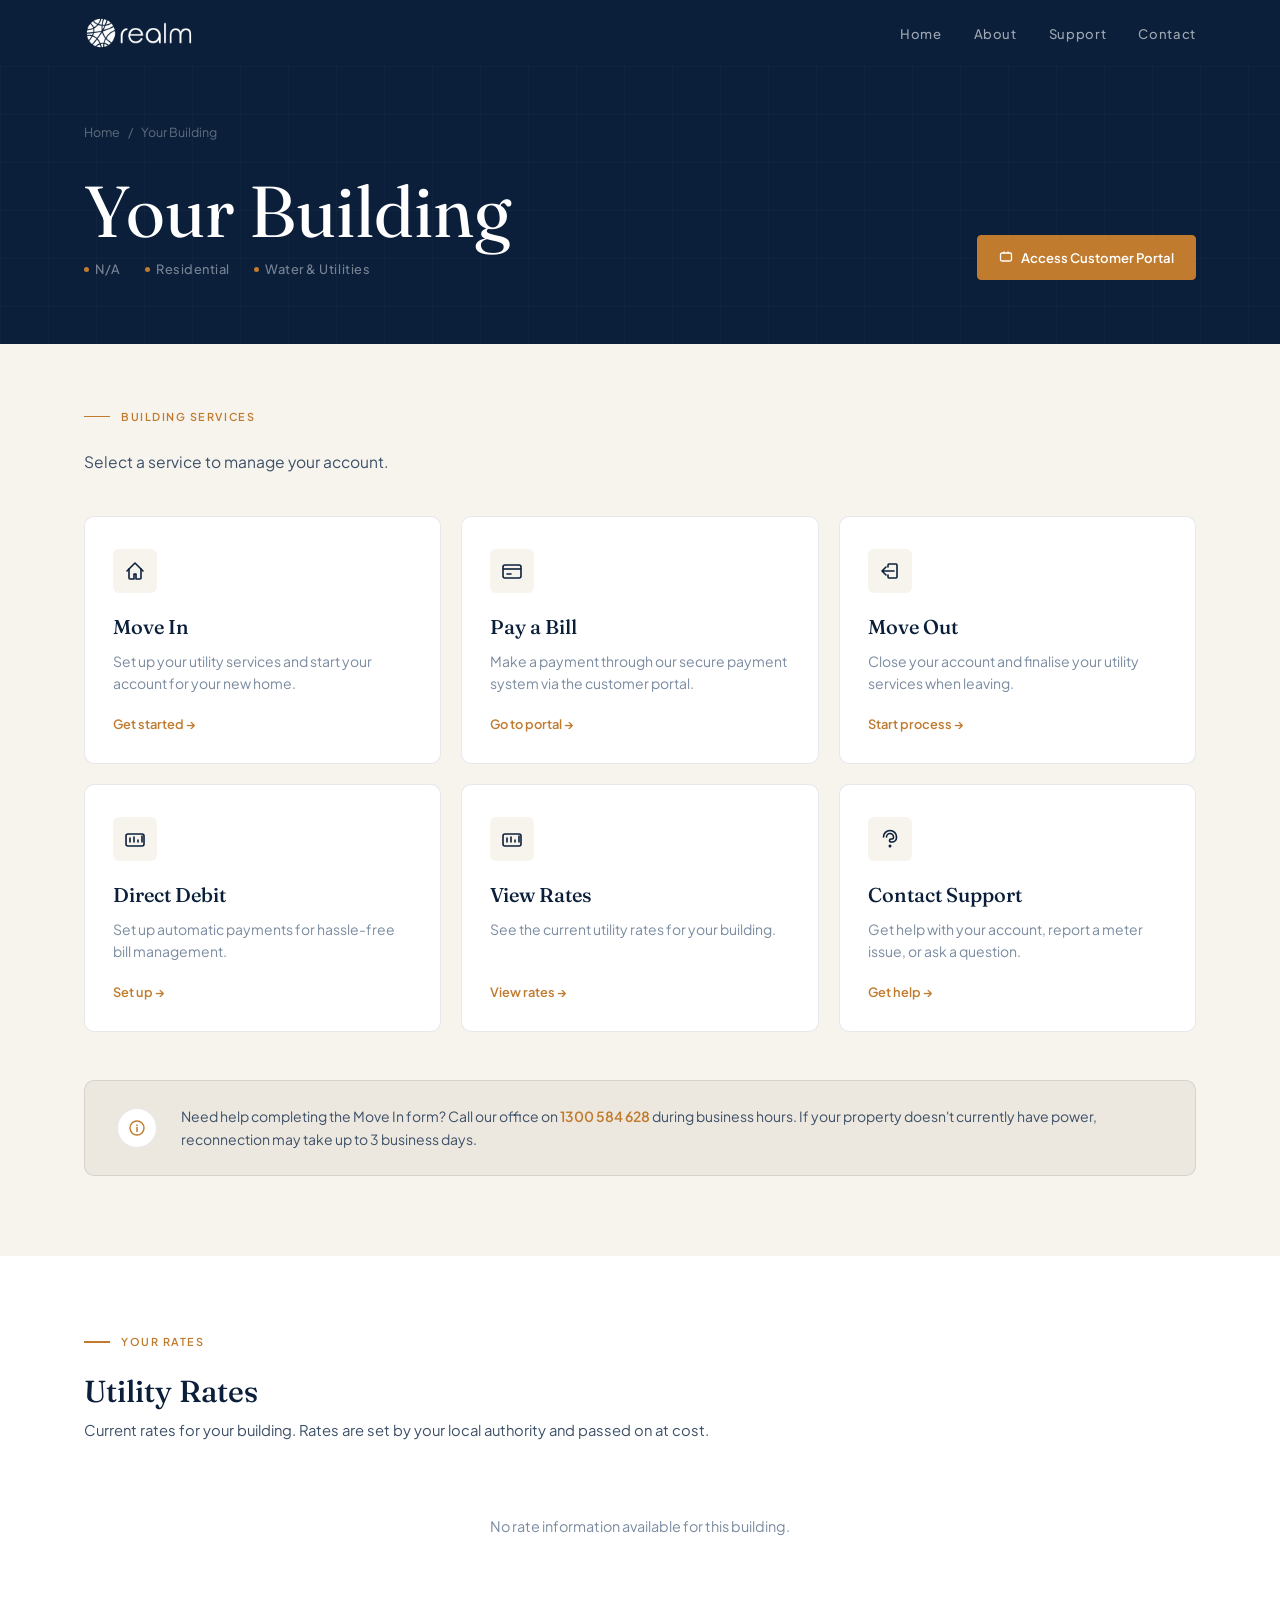
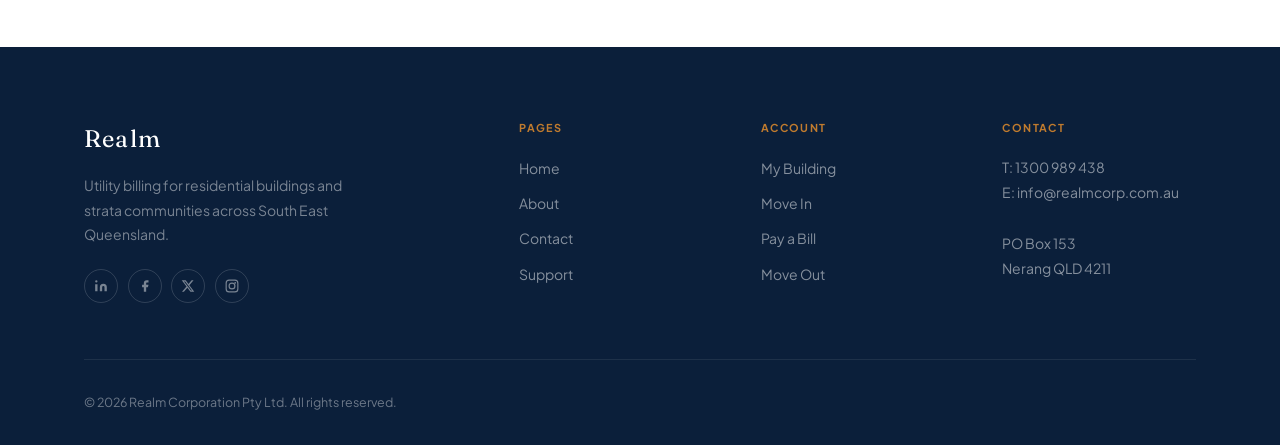
<file: building-hub.html>
<!DOCTYPE html>
<html lang="en">
<head>
  <meta charset="UTF-8">
  <meta name="viewport" content="width=device-width, initial-scale=1.0">
  <title>Building Hub | Realm</title>
  <link rel="icon" type="image/png" href="assets/favicon.png">
  <link rel="stylesheet" href="style.css">
  <style>
    .hub-hero {
      background: var(--navy);
      padding: 3.5rem 0 4rem;
      position: relative;
      overflow: hidden;
    }
    .hub-hero::before {
      content: '';
      position: absolute;
      inset: 0;
      background-image: linear-gradient(rgba(255,255,255,0.025) 1px, transparent 1px),
                        linear-gradient(90deg, rgba(255,255,255,0.025) 1px, transparent 1px);
      background-size: 48px 48px;
      pointer-events: none;
    }
    .hub-hero-inner { position: relative; z-index: 1; }
    .hub-breadcrumb {
      display: flex;
      align-items: center;
      gap: 0.5rem;
      font-size: 0.78rem;
      color: rgba(255,255,255,0.35);
      margin-bottom: 2rem;
    }
    .hub-breadcrumb a { color: rgba(255,255,255,0.35); transition: color 0.2s; }
    .hub-breadcrumb a:hover { color: rgba(255,255,255,0.7); }
    .hub-breadcrumb span { color: rgba(255,255,255,0.35); }
    .hub-building-header {
      display: flex;
      align-items: flex-end;
      justify-content: space-between;
      gap: 2rem;
      flex-wrap: wrap;
    }
    .hub-building-name {
      font-family: var(--ff-display);
      font-size: clamp(2.5rem, 6vw, 4.5rem);
      font-weight: 400;
      color: white;
      line-height: 1;
      margin-bottom: 0.75rem;
    }
    .hub-building-meta {
      display: flex;
      align-items: center;
      gap: 1.5rem;
      flex-wrap: wrap;
    }
    .hub-meta-tag {
      display: flex;
      align-items: center;
      gap: 0.4rem;
      font-size: 0.8rem;
      font-weight: 500;
      color: rgba(255,255,255,0.45);
      letter-spacing: 0.04em;
    }
    .hub-meta-dot { width: 5px; height: 5px; border-radius: 50%; background: var(--amber); }
    .hub-portal-btn {
      background: var(--amber);
      border: 1px solid var(--amber);
      color: white;
      padding: 0.65rem 1.3rem;
      border-radius: var(--r-sm);
      font-size: 0.82rem;
      font-weight: 600;
      cursor: pointer;
      display: flex;
      align-items: center;
      gap: 0.5rem;
      transition: all 0.2s;
      white-space: nowrap;
      text-decoration: none;
    }
    .hub-portal-btn:hover { background: var(--amber-light); border-color: var(--amber-light); }

    /* Cards grid */
    .hub-cards-section { padding: 4rem 0 5rem; }
    .hub-cards-label { margin-bottom: 2.5rem; }
    .hub-cards-grid {
      display: grid;
      grid-template-columns: repeat(3, 1fr);
      gap: 1.25rem;
    }

    .hub-info {
      margin-top: 3rem;
      background: var(--cream-dark);
      border-radius: var(--r);
      padding: 1.5rem 2rem;
      display: flex;
      align-items: center;
      gap: 1.5rem;
      border: 1px solid var(--border);
    }
    .hub-info-icon {
      width: 40px; height: 40px;
      background: white;
      border-radius: 50%;
      border: 1px solid var(--border);
      display: flex; align-items: center; justify-content: center;
      flex-shrink: 0;
    }
    .hub-info p { font-size: 0.875rem; color: var(--text-mid); line-height: 1.65; }
    .hub-info a { color: var(--amber); font-weight: 600; }

    /* Rates section */
    .hub-rates-section { background: white; padding: clamp(3rem, 6vw, 5rem) 0; }
    .hub-rates-header { margin-bottom: 2.5rem; }
    .hub-rates-header p { font-size: 0.925rem; color: var(--text-mid); line-height: 1.7; margin-top: 0.5rem; }
    .rates-groups { display: grid; grid-template-columns: repeat(auto-fit, minmax(320px, 1fr)); gap: 1.5rem; }
    .rates-group {
      background: var(--cream);
      border: 1px solid var(--border);
      border-radius: var(--r);
      overflow: hidden;
    }
    .rates-group-header {
      padding: 1rem 1.5rem;
      border-bottom: 1px solid var(--border);
      display: flex;
      align-items: center;
      gap: 0.6rem;
    }
    .rates-group-header svg { color: var(--amber); flex-shrink: 0; }
    .rates-group-header h3 {
      font-family: var(--ff-display);
      font-size: 1.1rem;
      font-weight: 500;
      color: var(--navy);
    }
    .rates-table { width: 100%; border-collapse: collapse; }
    .rates-table tr { border-bottom: 1px solid var(--border); }
    .rates-table tr:last-child { border-bottom: none; }
    .rates-table td { padding: 0.75rem 1.5rem; font-size: 0.875rem; color: var(--text-mid); }
    .rates-table td:first-child { font-weight: 500; color: var(--navy); }
    .rates-table td:last-child { text-align: right; font-weight: 600; white-space: nowrap; }
    .rates-none { padding: 2rem; text-align: center; font-size: 0.9rem; color: var(--text-muted); }

    @media (max-width: 900px) { .hub-cards-grid { grid-template-columns: repeat(2, 1fr); } }
    @media (max-width: 640px) {
      .hub-hero { padding: 2.5rem 0 3rem; }
      .hub-building-name { font-size: clamp(2rem, 8vw, 3rem); margin-bottom: 0.6rem; }
      .hub-building-header { flex-direction: column; align-items: flex-start; gap: 1.5rem; }
      .hub-building-meta { gap: 1rem; }
      .hub-meta-tag { font-size: 0.75rem; }
      .hub-portal-btn { width: 100%; justify-content: center; min-height: 44px; }
      .hub-cards-section { padding: 3rem 0 3.5rem; }
      .hub-cards-label p { font-size: 0.9rem; }
      .hub-info { flex-direction: column; text-align: center; padding: 1.5rem; gap: 1rem; }
      .hub-info p { font-size: 0.875rem; line-height: 1.7; }
      .rates-groups { grid-template-columns: 1fr; }
      .rates-group-header { padding: 1rem 1.25rem; }
      .rates-table td { padding: 0.7rem 1.25rem; font-size: 0.85rem; }
      .hub-rates-section { padding: 3rem 0; }
      .hub-rates-header p { font-size: 0.9rem; }
    }
    @media (max-width: 580px) { .hub-cards-grid { grid-template-columns: 1fr; } }
  </style>
</head>
<body>

<nav class="nav">
  <div class="nav-inner">
    <a href="index.html" class="nav-logo">
      <img src="assets/realmcorp-logo-white.png" alt="Realm" style="width:110px;height:auto">
    </a>
    <ul class="nav-links">
      <li><a href="index.html">Home</a></li>
      <li><a href="about.html">About</a></li>
      <li><a href="support.html">Support</a></li>
      <li><a href="contact.html">Contact</a></li>
    </ul>
    <button class="nav-hamburger" onclick="document.querySelector('.nav-mobile').classList.toggle('open')" aria-label="Menu">
      <svg width="24" height="24" fill="none" viewBox="0 0 24 24"><path d="M4 6h16M4 12h16M4 18h16" stroke="currentColor" stroke-width="2" stroke-linecap="round"/></svg>
    </button>
  </div>
</nav>
<div class="nav-mobile">
  <ul>
    <li><a href="index.html">Home</a></li>
    <li><a href="about.html">About</a></li>
    <li><a href="support.html">Support</a></li>
    <li><a href="contact.html">Contact</a></li>
  </ul>
</div>

<div class="hub-hero">
  <div class="wrap hub-hero-inner">
    <div class="hub-breadcrumb">
      <a href="index.html">Home</a>
      <span>/</span>
      <span id="breadBuilding">Building Hub</span>
    </div>
    <div class="hub-building-header">
      <div>
        <h1 class="hub-building-name anim" id="buildingName">Your Building</h1>
        <div class="hub-building-meta">
          <span class="hub-meta-tag"><span class="hub-meta-dot"></span> <span id="buildingPostcode">N/A</span></span>
          <span class="hub-meta-tag"><span class="hub-meta-dot"></span> Residential</span>
          <span class="hub-meta-tag"><span class="hub-meta-dot"></span> Water &amp; Utilities</span>
        </div>
      </div>
      <a href="https://customers.bluebilling.com.au" target="_blank" class="hub-portal-btn anim d2">
        <svg width="14" height="14" fill="none" viewBox="0 0 14 14"><rect x="1.5" y="3" width="11" height="8" rx="1.5" stroke="currentColor" stroke-width="1.3"/><path d="M5 3V2M9 3V2" stroke="currentColor" stroke-width="1.3" stroke-linecap="round"/></svg>
        Access Customer Portal
      </a>
    </div>
  </div>
</div>

<section class="hub-cards-section">
  <div class="wrap">
    <div class="hub-cards-label">
      <div class="section-tag"><span class="t-label">Building Services</span></div>
      <p class="t-body">Select a service to manage your account.</p>
    </div>

    <div class="hub-cards-grid">

      <a href="move-in.html" class="hub-card anim d1">
        <div class="hub-card-icon">
          <svg width="22" height="22" fill="none" viewBox="0 0 22 22"><path d="M3 11L11 3l8 8" stroke="currentColor" stroke-width="1.6" stroke-linecap="round" stroke-linejoin="round"/><path d="M5 9v9a1 1 0 001 1h4v-5h2v5h4a1 1 0 001-1V9" stroke="currentColor" stroke-width="1.6" stroke-linecap="round" stroke-linejoin="round"/></svg>
        </div>
        <div class="hub-card-title">Move In</div>
        <div class="hub-card-desc">Set up your utility services and start your account for your new home.</div>
        <div class="hub-card-link">Get started →</div>
      </a>

      <a href="https://customers.bluebilling.com.au" target="_blank" class="hub-card anim d2">
        <div class="hub-card-icon">
          <svg width="22" height="22" fill="none" viewBox="0 0 22 22"><rect x="2" y="5" width="18" height="13" rx="2" stroke="currentColor" stroke-width="1.6"/><path d="M2 9h18" stroke="currentColor" stroke-width="1.6"/><path d="M6 14h4" stroke="currentColor" stroke-width="1.6" stroke-linecap="round"/></svg>
        </div>
        <div class="hub-card-title">Pay a Bill</div>
        <div class="hub-card-desc">Make a payment through our secure payment system via the customer portal.</div>
        <div class="hub-card-link">Go to portal →</div>
      </a>

      <a href="move-out.html" class="hub-card anim d3">
        <div class="hub-card-icon">
          <svg width="22" height="22" fill="none" viewBox="0 0 22 22"><path d="M15 11H3m0 0l4-4m-4 4l4 4" stroke="currentColor" stroke-width="1.6" stroke-linecap="round" stroke-linejoin="round"/><path d="M9 7V5a1 1 0 011-1h7a1 1 0 011 1v12a1 1 0 01-1 1h-7a1 1 0 01-1-1v-2" stroke="currentColor" stroke-width="1.6" stroke-linecap="round"/></svg>
        </div>
        <div class="hub-card-title">Move Out</div>
        <div class="hub-card-desc">Close your account and finalise your utility services when leaving.</div>
        <div class="hub-card-link">Start process →</div>
      </a>

      <a href="https://customers.bluebilling.com.au" target="_blank" class="hub-card anim d3">
        <div class="hub-card-icon">
          <svg width="22" height="22" fill="none" viewBox="0 0 22 22"><rect x="2" y="6" width="18" height="12" rx="2" stroke="currentColor" stroke-width="1.6"/><path d="M6 10v4M10 9v5M14 12v2M18 8v6" stroke="currentColor" stroke-width="1.6" stroke-linecap="round"/></svg>
        </div>
        <div class="hub-card-title">Direct Debit</div>
        <div class="hub-card-desc">Set up automatic payments for hassle-free bill management.</div>
        <div class="hub-card-link">Set up →</div>
      </a>

      <a href="#rates" class="hub-card anim d4">
        <div class="hub-card-icon">
          <svg width="22" height="22" fill="none" viewBox="0 0 22 22"><rect x="2" y="6" width="18" height="12" rx="2" stroke="currentColor" stroke-width="1.6"/><path d="M6 10v4M10 9v5M14 12v2M18 8v6" stroke="currentColor" stroke-width="1.6" stroke-linecap="round"/></svg>
        </div>
        <div class="hub-card-title">View Rates</div>
        <div class="hub-card-desc">See the current utility rates for your building.</div>
        <div class="hub-card-link">View rates →</div>
      </a>

      <a href="support.html" class="hub-card anim d4">
        <div class="hub-card-icon">
          <svg width="22" height="22" fill="none" viewBox="0 0 22 22"><path d="M4.5 9A6.5 6.5 0 0111 2.5h0A6.5 6.5 0 0117.5 9v.5a4.5 4.5 0 01-4.5 4.5h-1a1.5 1.5 0 010-3h1A1.5 1.5 0 0014.5 9.5V9a3.5 3.5 0 00-7 0" stroke="currentColor" stroke-width="1.6" stroke-linecap="round"/><path d="M11 19.5a1.5 1.5 0 100-3 1.5 1.5 0 000 3z" fill="currentColor"/></svg>
        </div>
        <div class="hub-card-title">Contact Support</div>
        <div class="hub-card-desc">Get help with your account, report a meter issue, or ask a question.</div>
        <div class="hub-card-link">Get help →</div>
      </a>

    </div>

    <div class="hub-info anim d5">
      <div class="hub-info-icon">
        <svg width="18" height="18" fill="none" viewBox="0 0 18 18"><circle cx="9" cy="9" r="7" stroke="#C07B2E" stroke-width="1.4"/><path d="M9 8.5v4M9 6v.5" stroke="#C07B2E" stroke-width="1.5" stroke-linecap="round"/></svg>
      </div>
      <p>Need help completing the Move In form? Call our office on <a href="tel:1300584628">1300 584 628</a> during business hours. If your property doesn't currently have power, reconnection may take up to 3 business days.</p>
    </div>
  </div>
</section>

<section class="hub-rates-section" id="rates">
  <div class="wrap">
    <div class="hub-rates-header">
      <div class="section-tag"><span class="t-label">Your Rates</span></div>
      <h2 class="t-title">Utility Rates</h2>
      <p>Current rates for your building. Rates are set by your local authority and passed on at cost.</p>
    </div>
    <div class="rates-groups" id="ratesContainer">
      <div class="rates-none">No rate information available for this building.</div>
    </div>
  </div>
</section>

<footer class="footer">
  <div class="wrap">
    <div class="footer-grid">
      <div class="footer-brand">
        <span class="footer-brand-name">Realm</span>
        <p>Utility billing for residential buildings and strata communities across South East Queensland.</p>
        <div class="footer-social">
          <a href="#" aria-label="LinkedIn"><svg width="14" height="14" fill="currentColor" viewBox="0 0 24 24"><path d="M16 8a6 6 0 016 6v7h-4v-7a2 2 0 00-4 0v7h-4v-7a6 6 0 016-6zM2 9h4v12H2zM4 6a2 2 0 100-4 2 2 0 000 4z"/></svg></a>
          <a href="#" aria-label="Facebook"><svg width="14" height="14" fill="currentColor" viewBox="0 0 24 24"><path d="M18 2h-3a5 5 0 00-5 5v3H7v4h3v8h4v-8h3l1-4h-4V7a1 1 0 011-1h3V2z"/></svg></a>
          <a href="#" aria-label="X"><svg width="14" height="14" fill="currentColor" viewBox="0 0 24 24"><path d="M18.244 2.25h3.308l-7.227 8.26 8.502 11.24H16.17l-5.214-6.817L4.99 21.75H1.68l7.73-8.835L1.254 2.25H8.08l4.713 6.231zm-1.161 17.52h1.833L7.084 4.126H5.117z"/></svg></a>
          <a href="#" aria-label="Instagram"><svg width="14" height="14" fill="currentColor" viewBox="0 0 24 24"><rect x="2" y="2" width="20" height="20" rx="5" ry="5" fill="none" stroke="currentColor" stroke-width="2"/><circle cx="12" cy="12" r="5" fill="none" stroke="currentColor" stroke-width="2"/><circle cx="17.5" cy="6.5" r="1.5"/></svg></a>
        </div>
      </div>
      <div class="footer-col">
        <h5>Pages</h5>
        <ul><li><a href="index.html">Home</a></li><li><a href="about.html">About</a></li><li><a href="contact.html">Contact</a></li><li><a href="support.html">Support</a></li></ul>
      </div>
      <div class="footer-col">
        <h5>Account</h5>
        <ul><li><a href="building-hub.html">My Building</a></li><li><a href="move-in.html">Move In</a></li><li><a href="https://customers.bluebilling.com.au" target="_blank">Pay a Bill</a></li><li><a href="move-out.html">Move Out</a></li></ul>
      </div>
      <div class="footer-col">
        <h5>Contact</h5>
        <p>T: <a href="tel:1300989438" style="color:rgba(255,255,255,0.5)">1300 989 438</a><br>E: <a href="mailto:info@realmcorp.com.au" style="color:rgba(255,255,255,0.5)">info@realmcorp.com.au</a><br><br>PO Box 153<br>Nerang QLD 4211</p>
      </div>
    </div>
    <div class="footer-bottom">
      <span class="footer-year"></span>
    </div>
  </div>
</footer>

<script>
  // Read building from URL param
  const params = new URLSearchParams(window.location.search);
  const building = params.get('building') || 'Your Building';

  // Quick postcode reverse lookup
  const POSTCODES = { 'Riverlily':'4211','Crestwood Gardens':'4210','Saltwater':'4212','Chevron Vista':'4215','Harbour Reach':'4216','Surfers Palms':'4217' };

  document.getElementById('buildingName').textContent = building;
  document.getElementById('breadBuilding').textContent = building;
  const pc = POSTCODES[building];
  document.getElementById('buildingPostcode').textContent = pc ? 'Postcode ' + pc : 'N/A';

  // Rates data (from community_charges.csv)
  var RATES = {
    'Riverlily': [
      { utility: 'Water', charge_name: 'Cold Water Tier One', charge_rate: '4.498', unit: '$/kL' },
      { utility: 'Water', charge_name: 'Cold Water Tier Two', charge_rate: '5.555', unit: '$/kL' }
    ],
    'Crestwood Gardens': [
      { utility: 'Electricity', charge_name: 'Electricity', charge_rate: '0.297', unit: '$/kWh' },
      { utility: 'Electricity', charge_name: 'Service Fee', charge_rate: '0.396', unit: '$/account/day' }
    ],
    'Saltwater': [
      { utility: 'Water', charge_name: 'Cold Water', charge_rate: '4.98', unit: '$/kL' },
      { utility: 'Water', charge_name: 'Service Fee', charge_rate: '0.396', unit: '$/account/day' },
      { utility: 'Water', charge_name: 'Hot Water Heating', charge_rate: '0.033', unit: '$/L' }
    ],
    'Chevron Vista': [
      { utility: 'Electricity', charge_name: 'Electricity', charge_rate: '0.3204', unit: '$/kWh' },
      { utility: 'Electricity', charge_name: 'Service Fee', charge_rate: '0.49', unit: '$/account/day' },
      { utility: 'Water', charge_name: 'Cold Water', charge_rate: '4.98', unit: '$/kL' },
      { utility: 'Water', charge_name: 'Service Fee', charge_rate: '0.36', unit: '$/account/day' }
    ],
    'Harbour Reach': [
      { utility: 'Water', charge_name: 'Cold Water Tier One', charge_rate: '4.498', unit: '$/kL' },
      { utility: 'Water', charge_name: 'Cold Water Tier Two', charge_rate: '5.555', unit: '$/kL' },
      { utility: 'Water', charge_name: 'Hot Water Heating', charge_rate: '0.02343', unit: '$/L' },
      { utility: 'Water', charge_name: 'Service Fee', charge_rate: '0.616', unit: '$/account/day' }
    ],
    'Surfers Palms': [
      { utility: 'Electricity', charge_name: 'Electricity', charge_rate: '0.226', unit: '$/kWh' },
      { utility: 'Electricity', charge_name: 'Service Fee', charge_rate: '0.95', unit: '$/account/day' }
    ]
  };

  var icons = {
    'Electricity': '<svg width="18" height="18" fill="none" viewBox="0 0 24 24"><path d="M13 2L3 14h9l-1 8 10-12h-9l1-8z" stroke="currentColor" stroke-width="1.6" stroke-linecap="round" stroke-linejoin="round"/></svg>',
    'Water': '<svg width="18" height="18" fill="none" viewBox="0 0 24 24"><path d="M12 2.69l5.66 5.66a8 8 0 11-11.31 0z" stroke="currentColor" stroke-width="1.6" stroke-linecap="round" stroke-linejoin="round"/></svg>',
    'Gas': '<svg width="18" height="18" fill="none" viewBox="0 0 24 24"><path d="M12 12c-2-2.67-4-5.33-4-8 4-1 8 1 8 4 0 2.67-2 4-4 4zm0 0c2 2.67 4 5.33 4 8-4 1-8-1-8-4 0-2.67 2-4 4-4z" stroke="currentColor" stroke-width="1.6" stroke-linecap="round" stroke-linejoin="round"/></svg>',
    'Hot Water': '<svg width="18" height="18" fill="none" viewBox="0 0 24 24"><path d="M12 2.69l5.66 5.66a8 8 0 11-11.31 0z" stroke="currentColor" stroke-width="1.6" stroke-linecap="round" stroke-linejoin="round"/></svg>'
  };

  function renderRates() {
    var container = document.getElementById('ratesContainer');
    var charges = RATES[building];
    if (!charges || charges.length === 0) return;

    // Group by utility
    var groups = {};
    charges.forEach(function(c) {
      if (!groups[c.utility]) groups[c.utility] = [];
      groups[c.utility].push(c);
    });

    var html = '';
    for (var utility in groups) {
      var icon = icons[utility] || icons['Water'];
      html += '<div class="rates-group">';
      html += '<div class="rates-group-header">' + icon + '<h3>' + utility + ' Rates</h3></div>';
      html += '<table class="rates-table"><tbody>';
      groups[utility].forEach(function(c) {
        html += '<tr><td>' + c.charge_name + '</td><td>' + c.charge_rate + ' ' + c.unit + '</td></tr>';
      });
      html += '</tbody></table></div>';
    }
    container.innerHTML = html;
  }
  renderRates();

  document.querySelector('.footer-year').textContent = '\u00A9 ' + new Date().getFullYear() + ' Realm Corporation Pty Ltd. All rights reserved.';
</script>
</body>
</html>
</file>
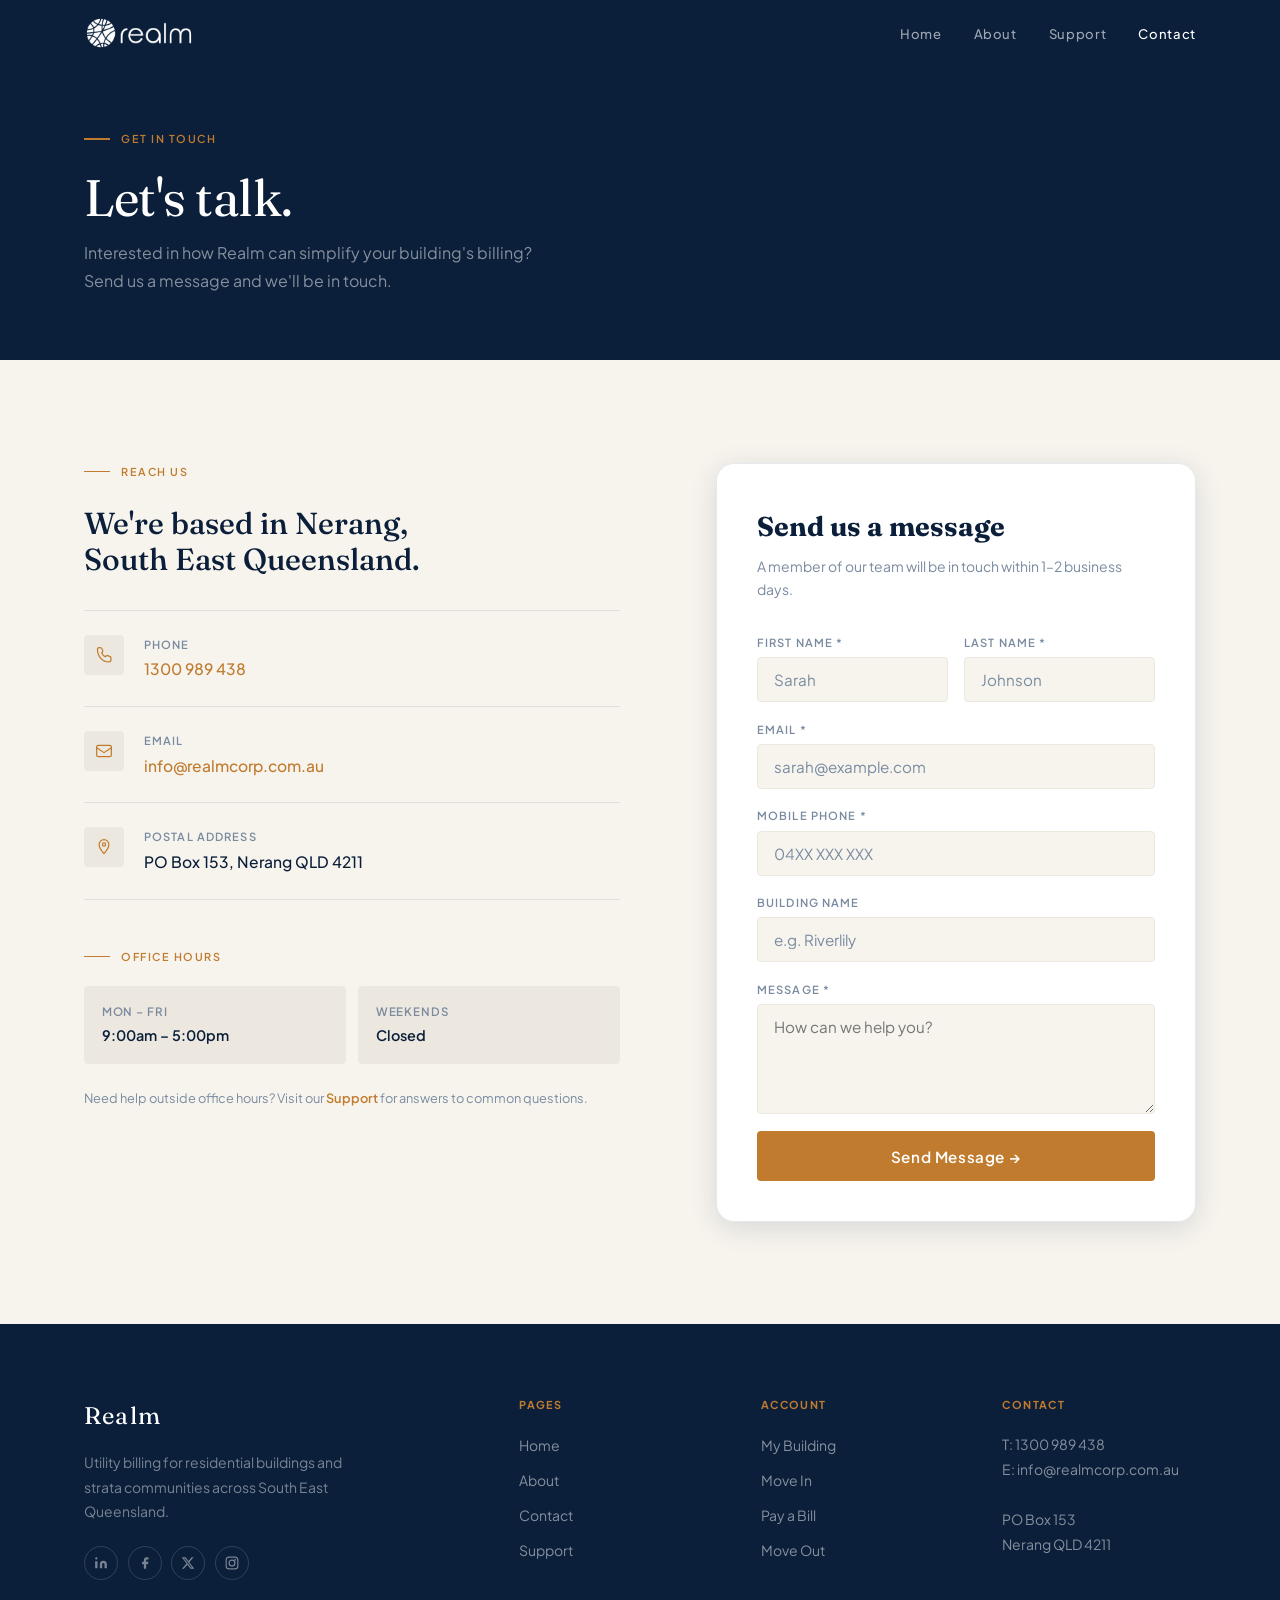
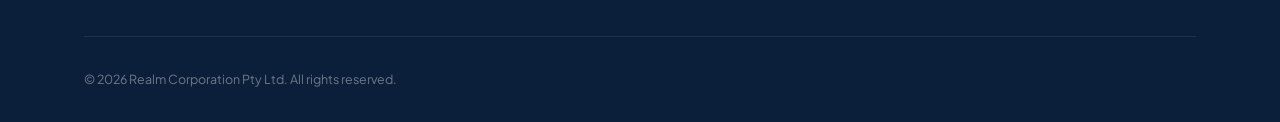
<file: contact.html>
<!DOCTYPE html>
<html lang="en">
<head>
  <meta charset="UTF-8">
  <meta name="viewport" content="width=device-width, initial-scale=1.0">
  <title>Contact Us | Realm</title>
  <link rel="icon" type="image/png" href="assets/favicon.png">
  <link rel="stylesheet" href="style.css">
  <style>
    .contact-hero { background: var(--navy); padding: 4rem 0; }
    .contact-layout { display: grid; grid-template-columns: 1fr 480px; gap: 6rem; align-items: start; }
    .contact-form-card { background: white; border: 1px solid var(--border); border-radius: var(--r-lg); padding: 2.5rem; position: sticky; top: 86px; box-shadow: var(--shadow); }
    .contact-form-card h2 { font-family: var(--ff-display); font-size: 1.7rem; color: var(--navy); margin-bottom: 0.4rem; }
    .contact-form-card > p { font-size: 0.875rem; color: var(--text-muted); margin-bottom: 2rem; }
    .form-row { display: grid; grid-template-columns: 1fr 1fr; gap: 1rem; }
    .form-fields { display: flex; flex-direction: column; gap: 1.1rem; }
    .form-success { display: none; background: #F0FDF4; border: 1.5px solid #86EFAC; border-radius: var(--r-sm); padding: 1rem 1.25rem; font-size: 0.9rem; color: #166534; margin-top: 1rem; }
    .form-success.visible { display: block; }

    .contact-info h2 { margin-bottom: 1.5rem; }
    .contact-info-items { display: flex; flex-direction: column; gap: 0; margin-bottom: 3rem; }
    .contact-info-item {
      display: flex;
      gap: 1.25rem;
      padding: 1.5rem 0;
      border-bottom: 1px solid var(--border);
    }
    .contact-info-item:first-child { border-top: 1px solid var(--border); }
    .contact-icon { width: 40px; height: 40px; background: var(--cream-dark); border-radius: var(--r-sm); display: flex; align-items: center; justify-content: center; flex-shrink: 0; }
    .contact-item-label { font-size: 0.7rem; font-weight: 600; letter-spacing: 0.1em; text-transform: uppercase; color: var(--text-muted); margin-bottom: 0.2rem; }
    .contact-item-value { font-size: 0.975rem; color: var(--navy); font-weight: 500; }
    .contact-item-value a { color: var(--amber); }

    .hours-grid { display: grid; grid-template-columns: 1fr 1fr; gap: 0.75rem; }
    .hours-item { background: var(--cream-dark); border-radius: var(--r-sm); padding: 1rem 1.1rem; }
    .hours-day { font-size: 0.72rem; font-weight: 600; text-transform: uppercase; letter-spacing: 0.08em; color: var(--text-muted); margin-bottom: 0.2rem; }
    .hours-time { font-size: 0.9rem; font-weight: 600; color: var(--navy); }

    @media (max-width: 960px) {
      .contact-layout { grid-template-columns: 1fr; gap: 3rem; }
      .contact-form-card { position: static; }
      .form-row { grid-template-columns: 1fr; }
    }
    @media (max-width: 640px) {
      .contact-hero { padding: 3rem 0; }
      .contact-form-card { padding: 2rem 1.5rem; }
      .contact-form-card h2 { font-size: 1.4rem; }
      .contact-form-card > p { font-size: 0.875rem; margin-bottom: 1.75rem; }
      .hours-grid { grid-template-columns: 1fr; gap: 0.6rem; }
      .hours-item { padding: 1.1rem 1.25rem; }
      .hours-time { font-size: 0.9rem; }
      .contact-info-item { gap: 1rem; padding: 1.3rem 0; }
      .contact-item-value { font-size: 0.925rem; }
      .contact-icon { width: 42px; height: 42px; }
      .field input, .field select, .field textarea { font-size: 1rem; padding: 0.85rem 1rem; min-height: 48px; }
    }
    @media (max-width: 480px) {
      .contact-form-card { padding: 1.75rem 1.25rem; }
    }
  </style>
</head>
<body>

<nav class="nav">
  <div class="nav-inner">
    <a href="index.html" class="nav-logo">
      <img src="assets/realmcorp-logo-white.png" alt="Realm" style="width:110px;height:auto">
    </a>
    <ul class="nav-links">
      <li><a href="index.html">Home</a></li>
      <li><a href="about.html">About</a></li>
      <li><a href="support.html">Support</a></li>
      <li><a href="contact.html" class="active">Contact</a></li>
    </ul>
    <button class="nav-hamburger" onclick="document.querySelector('.nav-mobile').classList.toggle('open')" aria-label="Menu">
      <svg width="24" height="24" fill="none" viewBox="0 0 24 24"><path d="M4 6h16M4 12h16M4 18h16" stroke="currentColor" stroke-width="2" stroke-linecap="round"/></svg>
    </button>
  </div>
</nav>
<div class="nav-mobile">
  <ul>
    <li><a href="index.html">Home</a></li>
    <li><a href="about.html">About</a></li>
    <li><a href="support.html">Support</a></li>
    <li><a href="contact.html">Contact</a></li>
  </ul>
</div>

<div class="contact-hero">
  <div class="wrap">
    <div class="section-tag anim"><span class="t-label" style="color:var(--amber)">Get in touch</span></div>
    <h1 class="t-headline anim d1" style="color:white;margin-bottom:0.75rem">Let's talk.</h1>
    <p class="anim d2" style="color:rgba(255,255,255,0.5);max-width:480px;font-size:1rem;line-height:1.8">Interested in how Realm can simplify your building's billing? Send us a message and we'll be in touch.</p>
  </div>
</div>

<section class="section">
  <div class="wrap">
    <div class="contact-layout">

      <div class="contact-info">
        <div class="section-tag" style="margin-bottom:1.5rem"><span class="t-label">Reach us</span></div>
        <h2 class="t-title" style="margin-bottom:2rem">We're based in Nerang,<br>South East Queensland.</h2>

        <div class="contact-info-items">
          <div class="contact-info-item">
            <div class="contact-icon">
              <svg width="18" height="18" fill="none" viewBox="0 0 22 22"><path d="M5.3 2C4 2 3 3 3 4.3c0 8.4 6.3 15.2 14 15.2 1.3 0 2.5-1 2.5-2.3v-2.4c0-1-.6-1.8-1.5-2.1l-2.5-.9c-.9-.3-1.8 0-2.4.7l-.5.6c-1.8-1-3.5-2.7-4.5-4.6l.6-.5c.7-.6 1-1.5.7-2.4L8.6 3.5C8.3 2.6 7.4 2 6.4 2H5.3z" stroke="#C07B2E" stroke-width="1.5"/></svg>
            </div>
            <div>
              <div class="contact-item-label">Phone</div>
              <div class="contact-item-value"><a href="tel:1300989438">1300 989 438</a></div>
            </div>
          </div>
          <div class="contact-info-item">
            <div class="contact-icon">
              <svg width="18" height="18" fill="none" viewBox="0 0 22 22"><path d="M2 7l9 6 9-6" stroke="#C07B2E" stroke-width="1.5" stroke-linecap="round"/><rect x="2" y="4" width="18" height="14" rx="2" stroke="#C07B2E" stroke-width="1.5"/></svg>
            </div>
            <div>
              <div class="contact-item-label">Email</div>
              <div class="contact-item-value"><a href="mailto:info@realmcorp.com.au">info@realmcorp.com.au</a></div>
            </div>
          </div>
          <div class="contact-info-item">
            <div class="contact-icon">
              <svg width="18" height="18" fill="none" viewBox="0 0 22 22"><path d="M11 2C7.7 2 5 4.7 5 8c0 4.5 6 11 6 11s6-6.5 6-11c0-3.3-2.7-6-6-6z" stroke="#C07B2E" stroke-width="1.5"/><circle cx="11" cy="8" r="2" stroke="#C07B2E" stroke-width="1.5"/></svg>
            </div>
            <div>
              <div class="contact-item-label">Postal Address</div>
              <div class="contact-item-value">PO Box 153, Nerang QLD 4211</div>
            </div>
          </div>
        </div>

        <div class="section-tag" style="margin-bottom:1.25rem"><span class="t-label">Office hours</span></div>
        <div class="hours-grid">
          <div class="hours-item">
            <div class="hours-day">Mon – Fri</div>
            <div class="hours-time">9:00am – 5:00pm</div>
          </div>
          <div class="hours-item">
            <div class="hours-day">Weekends</div>
            <div class="hours-time">Closed</div>
          </div>
        </div>

        <p style="font-size:0.8rem;color:var(--text-muted);margin-top:1.5rem">Need help outside office hours? Visit our <a href="support.html" style="color:var(--amber);font-weight:600">Support</a> for answers to common questions.</p>
      </div>

      <div class="contact-form-card anim d1">
        <h2>Send us a message</h2>
        <p>A member of our team will be in touch within 1–2 business days.</p>

        <form class="form-fields" onsubmit="handleSubmit(event)">
          <div class="form-row">
            <div class="field">
              <label for="fname">First Name *</label>
              <input type="text" id="fname" required placeholder="Sarah">
            </div>
            <div class="field">
              <label for="lname">Last Name *</label>
              <input type="text" id="lname" required placeholder="Johnson">
            </div>
          </div>
          <div class="field">
            <label for="email">Email *</label>
            <input type="email" id="email" required placeholder="sarah@example.com">
          </div>
          <div class="field">
            <label for="phone">Mobile Phone *</label>
            <input type="tel" id="phone" required placeholder="04XX XXX XXX">
          </div>
          <div class="field">
            <label for="building">Building Name</label>
            <input type="text" id="building" placeholder="e.g. Riverlily">
          </div>
          <div class="field">
            <label for="message">Message *</label>
            <textarea id="message" required placeholder="How can we help you?"></textarea>
          </div>
          <button type="submit" class="btn btn-amber btn-lg" style="justify-content:center;width:100%">Send Message →</button>
        </form>
        <div class="form-success" id="formSuccess">
          Thanks, we've received your message and will be in touch within 1-2 business days.
        </div>
      </div>

    </div>
  </div>
</section>

<footer class="footer">
  <div class="wrap">
    <div class="footer-grid">
      <div class="footer-brand">
        <span class="footer-brand-name">Realm</span>
        <p>Utility billing for residential buildings and strata communities across South East Queensland.</p>
        <div class="footer-social">
          <a href="#" aria-label="LinkedIn"><svg width="14" height="14" fill="currentColor" viewBox="0 0 24 24"><path d="M16 8a6 6 0 016 6v7h-4v-7a2 2 0 00-4 0v7h-4v-7a6 6 0 016-6zM2 9h4v12H2zM4 6a2 2 0 100-4 2 2 0 000 4z"/></svg></a>
          <a href="#" aria-label="Facebook"><svg width="14" height="14" fill="currentColor" viewBox="0 0 24 24"><path d="M18 2h-3a5 5 0 00-5 5v3H7v4h3v8h4v-8h3l1-4h-4V7a1 1 0 011-1h3V2z"/></svg></a>
          <a href="#" aria-label="X"><svg width="14" height="14" fill="currentColor" viewBox="0 0 24 24"><path d="M18.244 2.25h3.308l-7.227 8.26 8.502 11.24H16.17l-5.214-6.817L4.99 21.75H1.68l7.73-8.835L1.254 2.25H8.08l4.713 6.231zm-1.161 17.52h1.833L7.084 4.126H5.117z"/></svg></a>
          <a href="#" aria-label="Instagram"><svg width="14" height="14" fill="currentColor" viewBox="0 0 24 24"><rect x="2" y="2" width="20" height="20" rx="5" ry="5" fill="none" stroke="currentColor" stroke-width="2"/><circle cx="12" cy="12" r="5" fill="none" stroke="currentColor" stroke-width="2"/><circle cx="17.5" cy="6.5" r="1.5"/></svg></a>
        </div>
      </div>
      <div class="footer-col">
        <h5>Pages</h5>
        <ul><li><a href="index.html">Home</a></li><li><a href="about.html">About</a></li><li><a href="contact.html">Contact</a></li><li><a href="support.html">Support</a></li></ul>
      </div>
      <div class="footer-col">
        <h5>Account</h5>
        <ul><li><a href="building-hub.html">My Building</a></li><li><a href="move-in.html">Move In</a></li><li><a href="https://customers.bluebilling.com.au" target="_blank">Pay a Bill</a></li><li><a href="move-out.html">Move Out</a></li></ul>
      </div>
      <div class="footer-col">
        <h5>Contact</h5>
        <p>T: <a href="tel:1300989438" style="color:rgba(255,255,255,0.5)">1300 989 438</a><br>E: <a href="mailto:info@realmcorp.com.au" style="color:rgba(255,255,255,0.5)">info@realmcorp.com.au</a><br><br>PO Box 153<br>Nerang QLD 4211</p>
      </div>
    </div>
    <div class="footer-bottom"><span class="footer-year"></span></div>
  </div>
</footer>

<script>
// Pre-fill subject if passed via URL
const params = new URLSearchParams(window.location.search);
const subject = params.get('subject');
if (subject) {
  const msg = document.getElementById('message');
  const labels = { billing: 'I have a question about my bill.', complaint: 'I would like to raise a concern.' };
  if (labels[subject]) msg.value = labels[subject];
}

function handleSubmit(e) {
  e.preventDefault();
  document.querySelector('.form-fields').style.display = 'none';
  document.getElementById('formSuccess').classList.add('visible');
}

document.querySelector('.footer-year').textContent = '\u00A9 ' + new Date().getFullYear() + ' Realm Corporation Pty Ltd. All rights reserved.';
</script>
</body>
</html>
</file>
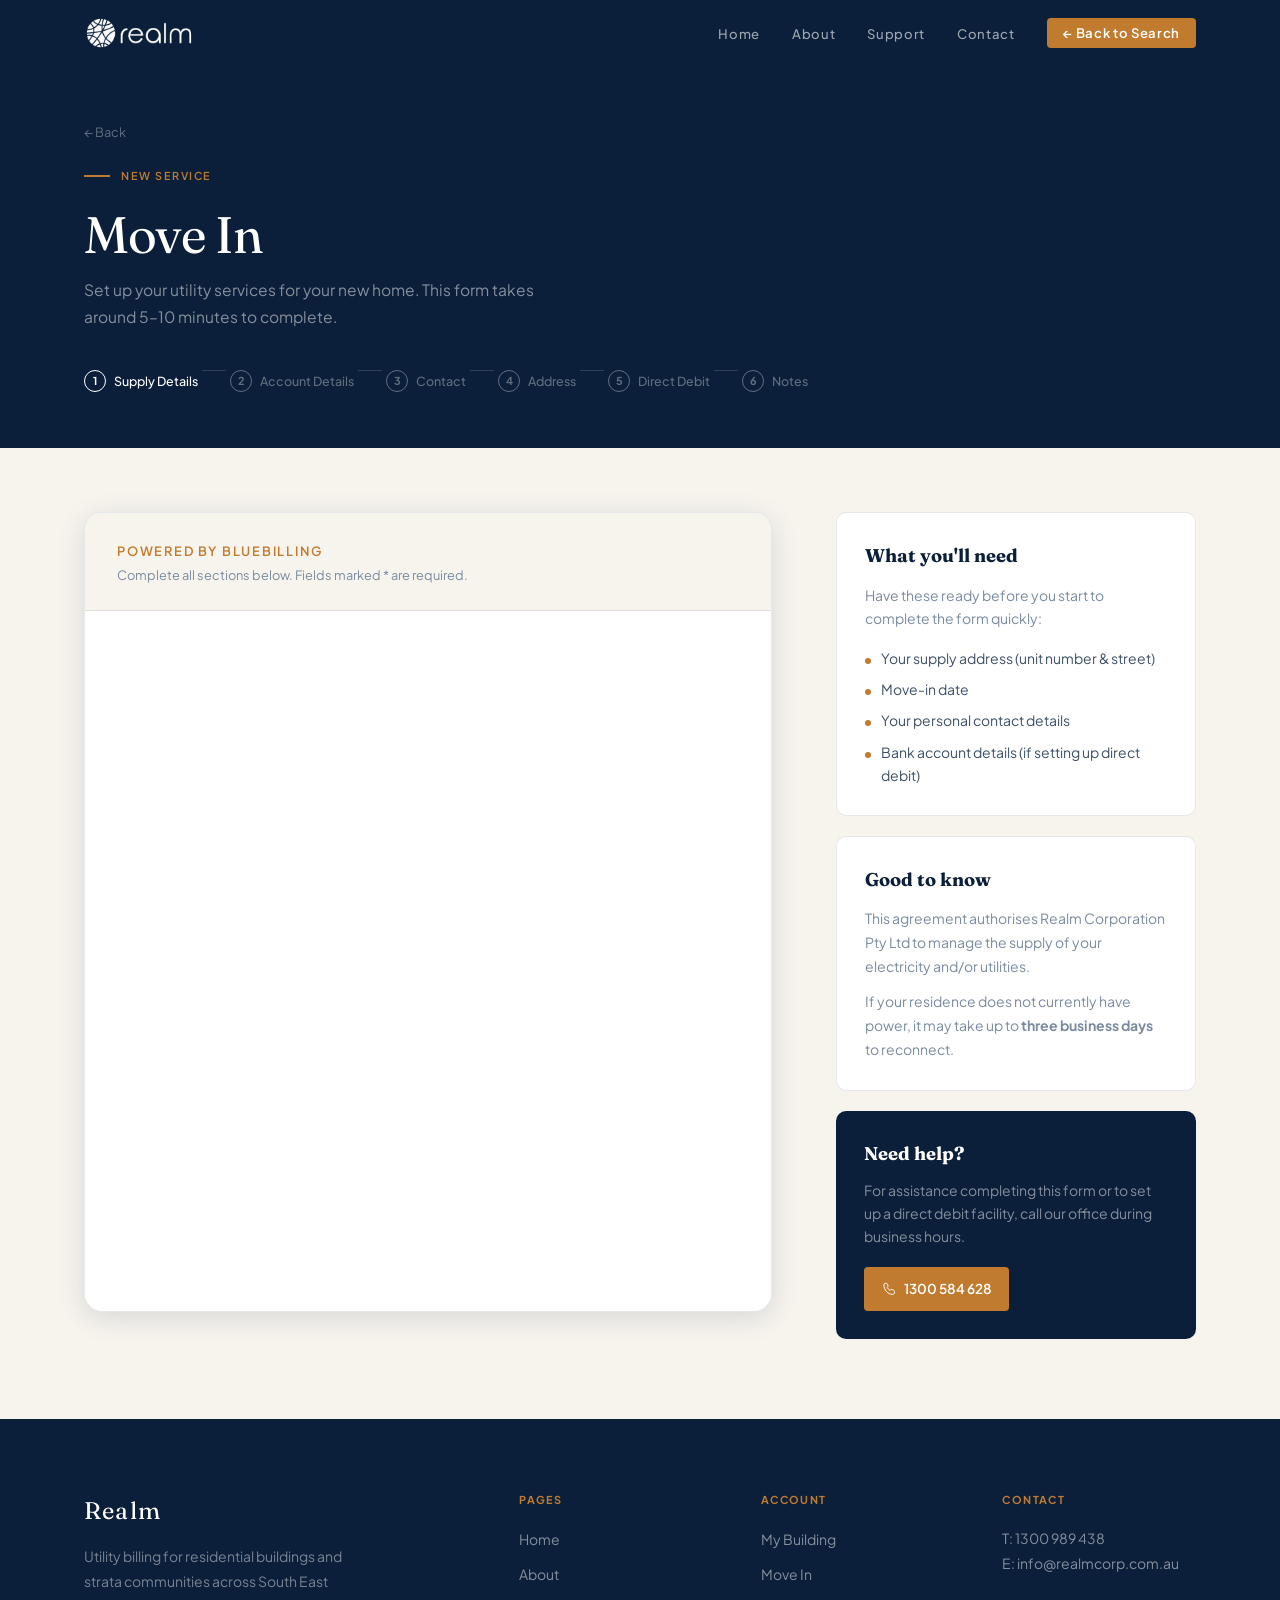
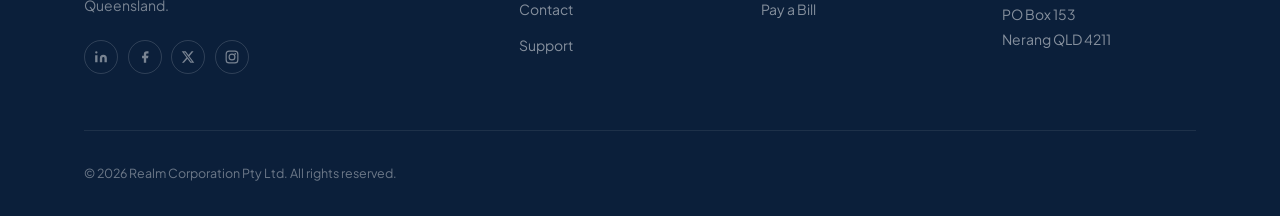
<file: move-in.html>
<!DOCTYPE html>
<html lang="en">
<head>
  <meta charset="UTF-8">
  <meta name="viewport" content="width=device-width, initial-scale=1.0">
  <title>Move In | Realm</title>
  <link rel="icon" type="image/png" href="assets/favicon.png">
  <link rel="stylesheet" href="style.css">
  <style>
    .movein-hero { background: var(--navy); padding: 3.5rem 0; }
    .movein-steps { display: flex; gap: 0; flex-wrap: wrap; margin-top: 2.5rem; }
    .movein-step { display: flex; align-items: center; gap: 0.5rem; font-size: 0.78rem; font-weight: 500; color: rgba(255,255,255,0.35); }
    .movein-step.active { color: white; }
    .movein-step.done { color: var(--amber); }
    .movein-step-num { width: 22px; height: 22px; border-radius: 50%; border: 1.5px solid currentColor; display: flex; align-items: center; justify-content: center; font-size: 0.68rem; font-weight: 700; flex-shrink: 0; }
    .movein-step.done .movein-step-num { background: var(--amber); border-color: var(--amber); color: white; }
    .movein-step.active .movein-step-num { border-color: white; }
    .step-sep { width: 24px; height: 1px; background: rgba(255,255,255,0.15); margin: 0 0.25rem; }

    .movein-layout { display: grid; grid-template-columns: 1fr 360px; gap: 4rem; align-items: start; padding: 4rem 0 5rem; }
    .movein-form-wrap { background: white; border-radius: var(--r-lg); overflow: hidden; border: 1px solid var(--border); box-shadow: var(--shadow); min-height: 600px; }
    .movein-form-header { background: var(--cream); padding: 1.5rem 2rem; border-bottom: 1px solid var(--border); }
    .movein-form-header p { font-size: 0.8rem; color: var(--text-muted); margin-top: 0.2rem; }
    iframe#moveInFrame {
      width: 100%;
      min-height: 700px;
      border: none;
      display: block;
    }

    .movein-sidebar { position: sticky; top: 86px; }
    .info-card { background: white; border: 1px solid var(--border); border-radius: var(--r); padding: 1.75rem; margin-bottom: 1.25rem; }
    .info-card h4 { font-family: var(--ff-display); font-size: 1.15rem; color: var(--navy); margin-bottom: 0.75rem; }
    .info-card p { font-size: 0.875rem; color: var(--text-muted); line-height: 1.7; }
    .info-steps-list { list-style: none; margin-top: 1rem; display: flex; flex-direction: column; gap: 0.5rem; }
    .info-steps-list li { font-size: 0.875rem; color: var(--text-mid); display: flex; align-items: baseline; gap: 0.6rem; }
    .info-step-dot { width: 6px; height: 6px; background: var(--amber); border-radius: 50%; flex-shrink: 0; margin-top: 6px; }
    .need-help { background: var(--navy); border-radius: var(--r); padding: 1.75rem; }
    .need-help h4 { font-family: var(--ff-display); font-size: 1.15rem; color: white; margin-bottom: 0.6rem; }
    .need-help p { font-size: 0.875rem; color: rgba(255,255,255,0.5); line-height: 1.65; margin-bottom: 1.2rem; }
    .need-help a { color: var(--amber); font-weight: 600; }

    @media (max-width: 960px) {
      .movein-layout { grid-template-columns: 1fr; gap: 2.5rem; }
      .movein-sidebar { position: static; }
    }
    @media (max-width: 640px) {
      .movein-hero { padding: 2.5rem 0; }
      .movein-steps { gap: 0.25rem; }
      .movein-step { font-size: 0.72rem; }
      .step-sep { width: 12px; }
      .movein-layout { padding: 3rem 0 3.5rem; gap: 2.5rem; }
      .movein-form-wrap { min-height: 400px; }
      .movein-form-header { padding: 1.25rem 1.5rem; }
      .movein-form-header p { font-size: 0.8rem; }
      iframe#moveInFrame { min-height: 500px; }
      .info-card { padding: 1.5rem; }
      .info-card h4 { font-size: 1.05rem; }
      .info-card p { font-size: 0.875rem; line-height: 1.7; }
      .info-steps-list li { font-size: 0.875rem; }
      .need-help { padding: 1.5rem; }
      .need-help h4 { font-size: 1.05rem; }
      .need-help p { font-size: 0.875rem; }
    }
    @media (max-width: 480px) {
      .movein-steps { flex-wrap: wrap; gap: 0.5rem; }
      .step-sep { display: none; }
      .movein-step { font-size: 0.7rem; }
    }
  </style>
</head>
<body>

<nav class="nav">
  <div class="nav-inner">
    <a href="index.html" class="nav-logo">
      <img src="assets/realmcorp-logo-white.png" alt="Realm" style="width:110px;height:auto">
    </a>
    <ul class="nav-links">
      <li><a href="index.html">Home</a></li>
      <li><a href="about.html">About</a></li>
      <li><a href="support.html">Support</a></li>
      <li><a href="contact.html">Contact</a></li>
      <li><a href="index.html" class="nav-cta">← Back to Search</a></li>
    </ul>
    <button class="nav-hamburger" onclick="document.querySelector('.nav-mobile').classList.toggle('open')" aria-label="Menu">
      <svg width="24" height="24" fill="none" viewBox="0 0 24 24"><path d="M4 6h16M4 12h16M4 18h16" stroke="currentColor" stroke-width="2" stroke-linecap="round"/></svg>
    </button>
  </div>
</nav>
<div class="nav-mobile">
  <ul>
    <li><a href="index.html">Home</a></li>
    <li><a href="about.html">About</a></li>
    <li><a href="support.html">Support</a></li>
    <li><a href="contact.html">Contact</a></li>
  </ul>
</div>

<div class="movein-hero">
  <div class="wrap">
    <div style="display:flex;align-items:center;gap:0.6rem;margin-bottom:1.5rem">
      <a href="javascript:history.back()" style="font-size:0.8rem;color:rgba(255,255,255,0.35);display:flex;align-items:center;gap:0.3rem;transition:color 0.2s" onmouseover="this.style.color='rgba(255,255,255,0.7)'" onmouseout="this.style.color='rgba(255,255,255,0.35)'">← Back</a>
    </div>
    <div class="section-tag anim"><span class="t-label" style="color:var(--amber)">New Service</span></div>
    <h1 class="t-headline anim d1" style="color:white;margin-bottom:0.75rem">Move In</h1>
    <p class="anim d2" style="color:rgba(255,255,255,0.5);max-width:500px;font-size:0.975rem;line-height:1.75;margin-bottom:2rem">
      Set up your utility services for your new home. This form takes around 5–10 minutes to complete.
    </p>
    <div class="movein-steps anim d3">
      <div class="movein-step active"><span class="movein-step-num">1</span> Supply Details</div>
      <div class="step-sep"></div>
      <div class="movein-step"><span class="movein-step-num">2</span> Account Details</div>
      <div class="step-sep"></div>
      <div class="movein-step"><span class="movein-step-num">3</span> Contact</div>
      <div class="step-sep"></div>
      <div class="movein-step"><span class="movein-step-num">4</span> Address</div>
      <div class="step-sep"></div>
      <div class="movein-step"><span class="movein-step-num">5</span> Direct Debit</div>
      <div class="step-sep"></div>
      <div class="movein-step"><span class="movein-step-num">6</span> Notes</div>
    </div>
  </div>
</div>

<div class="wrap">
  <div class="movein-layout">

    <div>
      <div class="movein-form-wrap">
        <div class="movein-form-header">
          <p class="t-label" style="color:var(--amber)">Powered by BlueBilling</p>
          <p>Complete all sections below. Fields marked * are required.</p>
        </div>
        <!-- The actual BlueBilling form embedded via iframe -->
        <iframe id="moveInFrame"
          src="https://realmcorp.com.au/move-in/"
          title="Move In Form"
          scrolling="yes"
          loading="lazy">
        </iframe>
      </div>
    </div>

    <div class="movein-sidebar">
      <div class="info-card">
        <h4>What you'll need</h4>
        <p>Have these ready before you start to complete the form quickly:</p>
        <ul class="info-steps-list">
          <li><span class="info-step-dot"></span> Your supply address (unit number &amp; street)</li>
          <li><span class="info-step-dot"></span> Move-in date</li>
          <li><span class="info-step-dot"></span> Your personal contact details</li>
          <li><span class="info-step-dot"></span> Bank account details (if setting up direct debit)</li>
        </ul>
      </div>

      <div class="info-card">
        <h4>Good to know</h4>
        <p>This agreement authorises Realm Corporation Pty Ltd to manage the supply of your electricity and/or utilities.</p>
        <p style="margin-top:0.75rem">If your residence does not currently have power, it may take up to <strong>three business days</strong> to reconnect.</p>
      </div>

      <div class="need-help">
        <h4>Need help?</h4>
        <p>For assistance completing this form or to set up a direct debit facility, call our office during business hours.</p>
        <a href="tel:1300584628" style="display:flex;align-items:center;gap:0.5rem;background:var(--amber);color:white;padding:0.65rem 1.1rem;border-radius:4px;font-size:0.85rem;font-weight:600;width:fit-content">
          <svg width="14" height="14" fill="none" viewBox="0 0 22 22"><path d="M5.3 2C4 2 3 3 3 4.3c0 8.4 6.3 15.2 14 15.2 1.3 0 2.5-1 2.5-2.3v-2.4c0-1-.6-1.8-1.5-2.1l-2.5-.9c-.9-.3-1.8 0-2.4.7l-.5.6c-1.8-1-3.5-2.7-4.5-4.6l.6-.5c.7-.6 1-1.5.7-2.4L8.6 3.5C8.3 2.6 7.4 2 6.4 2H5.3z" stroke="white" stroke-width="1.5"/></svg>
          1300 584 628
        </a>
      </div>
    </div>

  </div>
</div>

<footer class="footer">
  <div class="wrap">
    <div class="footer-grid">
      <div class="footer-brand">
        <span class="footer-brand-name">Realm</span>
        <p>Utility billing for residential buildings and strata communities across South East Queensland.</p>
        <div class="footer-social">
          <a href="#" aria-label="LinkedIn"><svg width="14" height="14" fill="currentColor" viewBox="0 0 24 24"><path d="M16 8a6 6 0 016 6v7h-4v-7a2 2 0 00-4 0v7h-4v-7a6 6 0 016-6zM2 9h4v12H2zM4 6a2 2 0 100-4 2 2 0 000 4z"/></svg></a>
          <a href="#" aria-label="Facebook"><svg width="14" height="14" fill="currentColor" viewBox="0 0 24 24"><path d="M18 2h-3a5 5 0 00-5 5v3H7v4h3v8h4v-8h3l1-4h-4V7a1 1 0 011-1h3V2z"/></svg></a>
          <a href="#" aria-label="X"><svg width="14" height="14" fill="currentColor" viewBox="0 0 24 24"><path d="M18.244 2.25h3.308l-7.227 8.26 8.502 11.24H16.17l-5.214-6.817L4.99 21.75H1.68l7.73-8.835L1.254 2.25H8.08l4.713 6.231zm-1.161 17.52h1.833L7.084 4.126H5.117z"/></svg></a>
          <a href="#" aria-label="Instagram"><svg width="14" height="14" fill="currentColor" viewBox="0 0 24 24"><rect x="2" y="2" width="20" height="20" rx="5" ry="5" fill="none" stroke="currentColor" stroke-width="2"/><circle cx="12" cy="12" r="5" fill="none" stroke="currentColor" stroke-width="2"/><circle cx="17.5" cy="6.5" r="1.5"/></svg></a>
        </div>
      </div>
      <div class="footer-col">
        <h5>Pages</h5>
        <ul><li><a href="index.html">Home</a></li><li><a href="about.html">About</a></li><li><a href="contact.html">Contact</a></li><li><a href="support.html">Support</a></li></ul>
      </div>
      <div class="footer-col">
        <h5>Account</h5>
        <ul><li><a href="building-hub.html">My Building</a></li><li><a href="move-in.html">Move In</a></li><li><a href="https://customers.bluebilling.com.au" target="_blank">Pay a Bill</a></li></ul>
      </div>
      <div class="footer-col">
        <h5>Contact</h5>
        <p>T: <a href="tel:1300989438" style="color:rgba(255,255,255,0.5)">1300 989 438</a><br>E: <a href="mailto:info@realmcorp.com.au" style="color:rgba(255,255,255,0.5)">info@realmcorp.com.au</a><br><br>PO Box 153<br>Nerang QLD 4211</p>
      </div>
    </div>
    <div class="footer-bottom"><span class="footer-year"></span></div>
  </div>
</footer>
<script>
  document.querySelector('.footer-year').textContent = '\u00A9 ' + new Date().getFullYear() + ' Realm Corporation Pty Ltd. All rights reserved.';
</script>
</body>
</html>
</file>
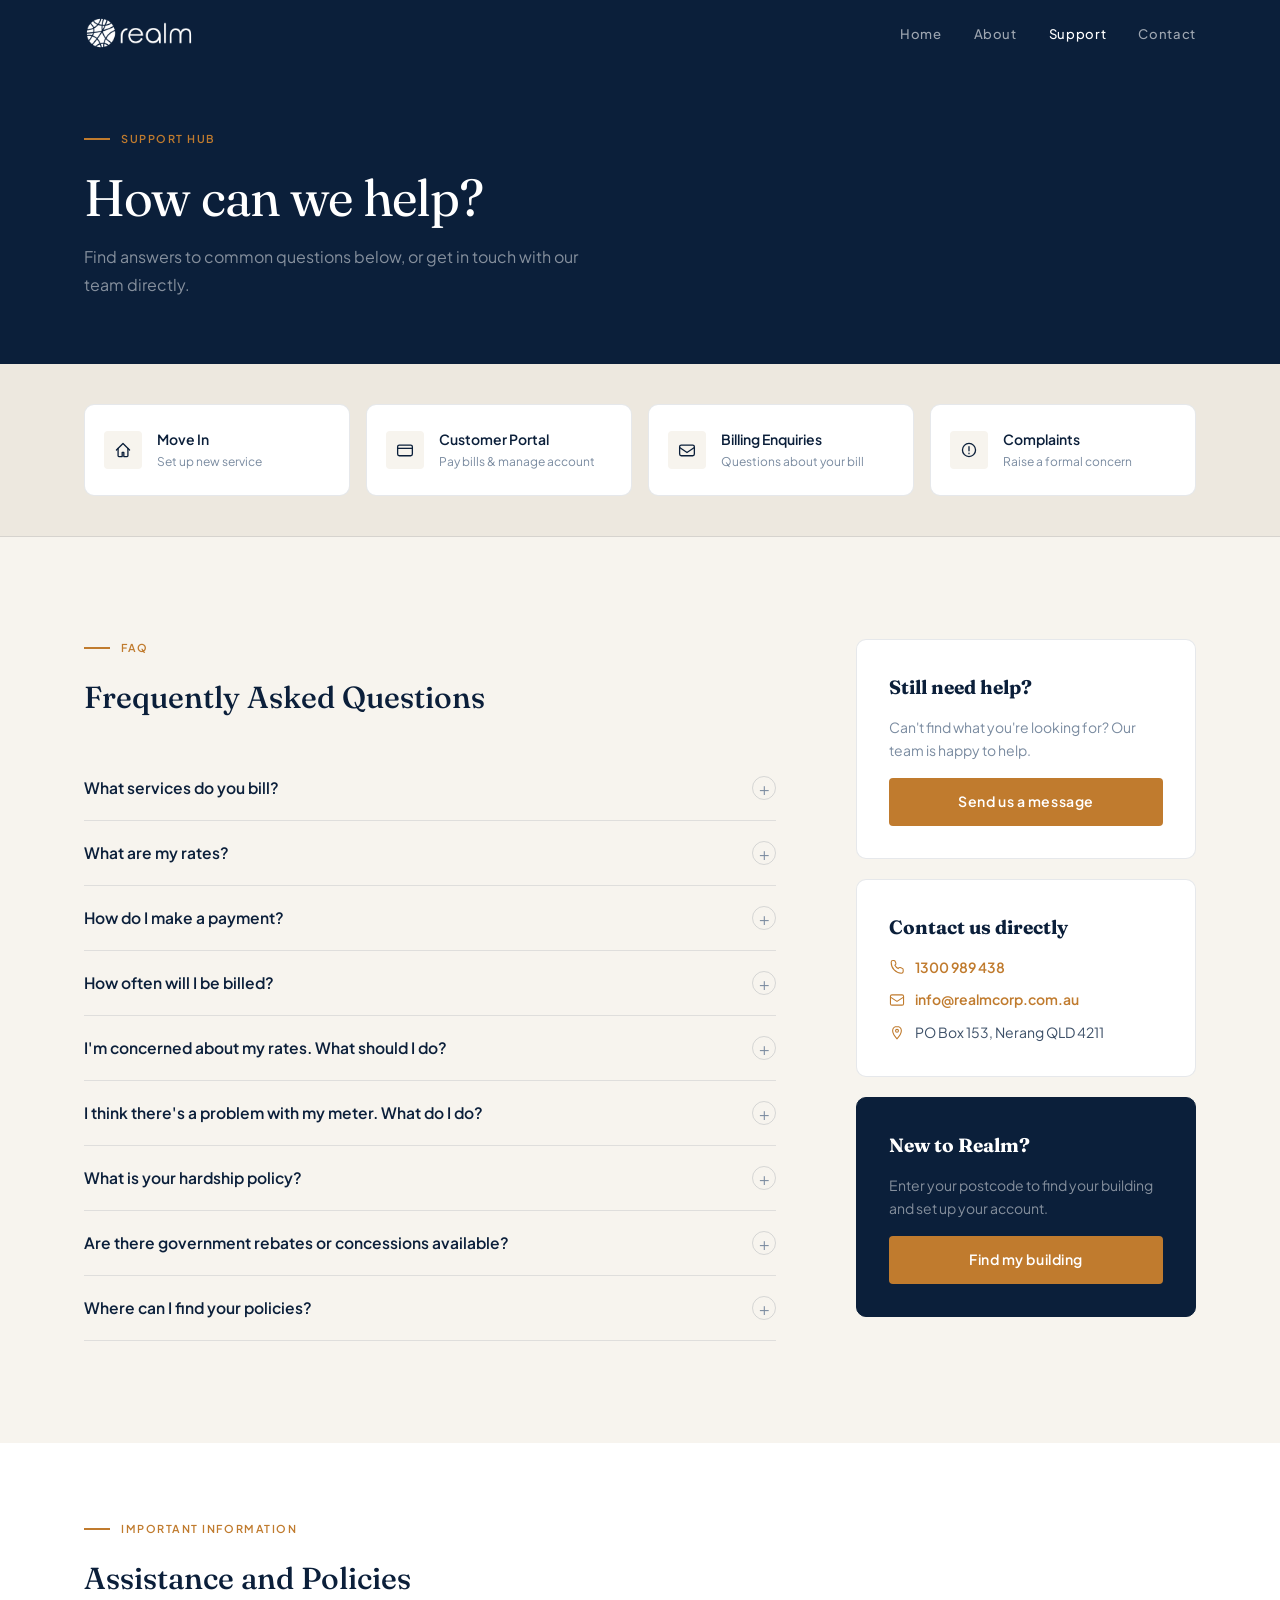
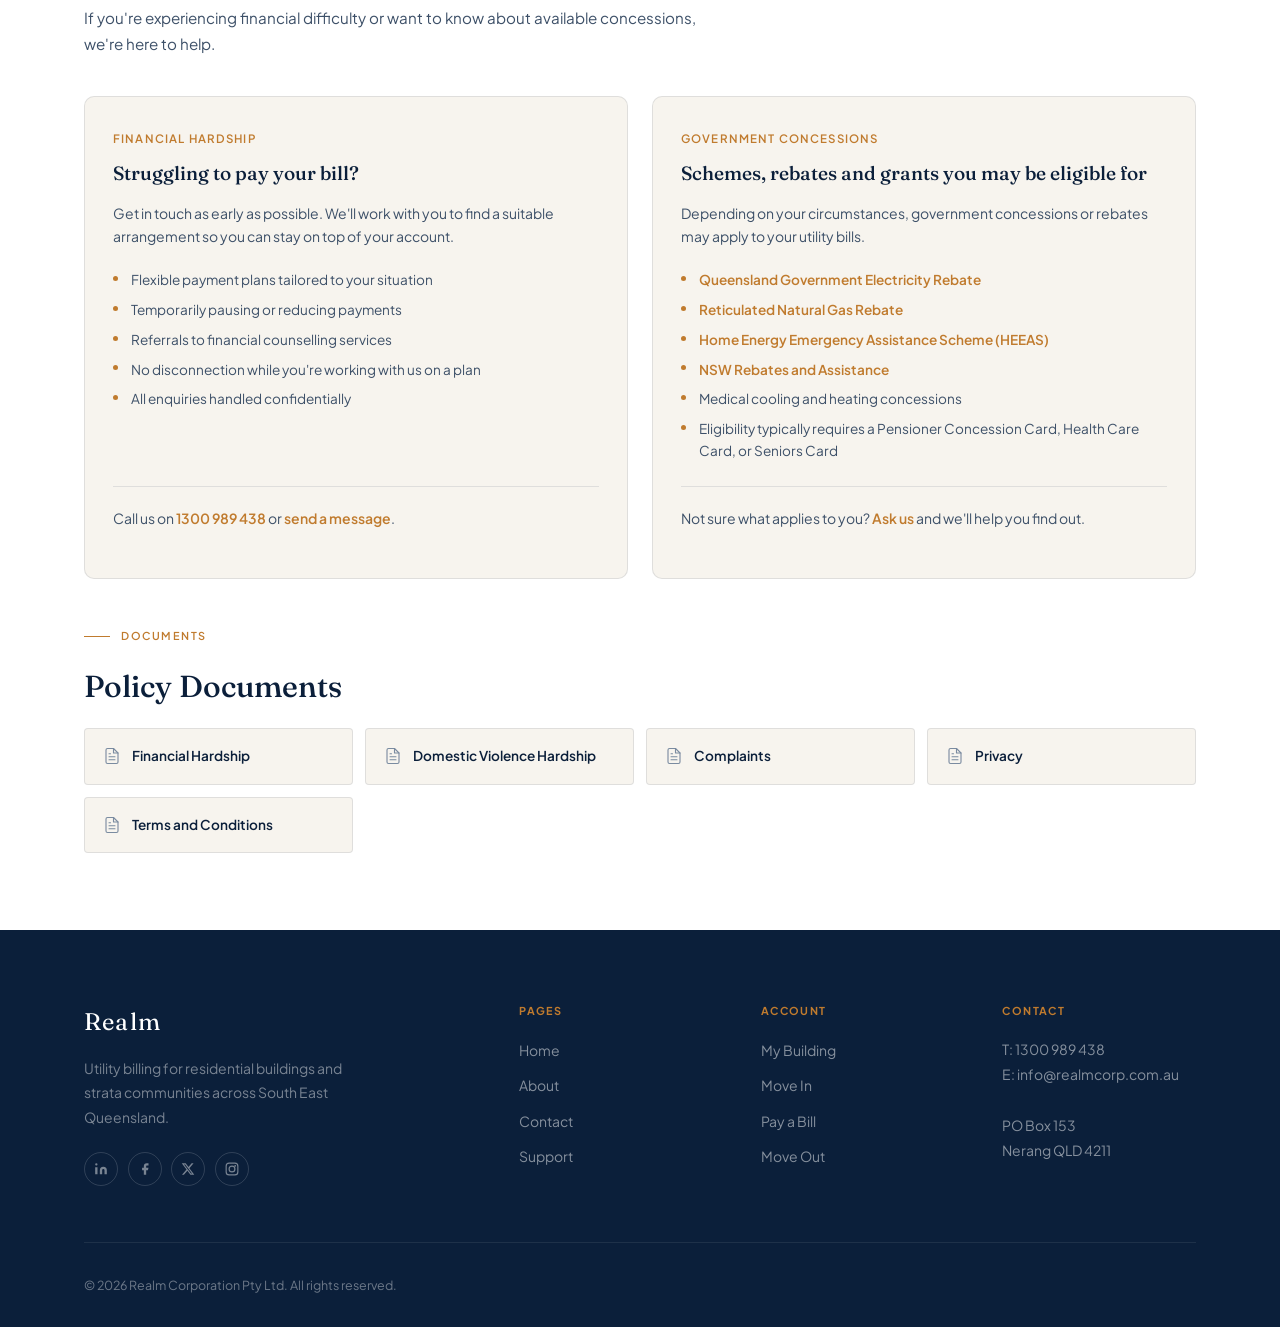
<file: support.html>
<!DOCTYPE html>
<html lang="en">
<head>
  <meta charset="UTF-8">
  <meta name="viewport" content="width=device-width, initial-scale=1.0">
  <title>Support Hub | Realm</title>
  <link rel="icon" type="image/png" href="assets/favicon.png">
  <link rel="stylesheet" href="style.css">
  <style>
    .support-hero { background: var(--navy); padding: 4rem 0; }
    .support-hero h1 { color: white; margin-bottom: 1rem; }
    .support-hero p { color: rgba(255,255,255,0.5); max-width: 520px; font-size: 1rem; line-height: 1.8; }

    .quick-actions { background: var(--cream-dark); padding: 2.5rem 0; border-bottom: 1px solid var(--border); }
    .quick-actions-grid { display: grid; grid-template-columns: repeat(4, 1fr); gap: 1rem; }
    .quick-action {
      background: white;
      border: 1px solid var(--border);
      border-radius: var(--r);
      padding: 1.4rem 1.2rem;
      display: flex;
      align-items: center;
      gap: 0.9rem;
      transition: all 0.2s;
      text-decoration: none;
      color: inherit;
    }
    .quick-action:hover { border-color: var(--amber); box-shadow: var(--shadow-sm); transform: translateY(-1px); }
    .quick-action-icon { width: 38px; height: 38px; background: var(--cream); border-radius: var(--r-sm); display: flex; align-items: center; justify-content: center; flex-shrink: 0; }
    .quick-action-label { font-size: 0.875rem; font-weight: 600; color: var(--navy); }
    .quick-action-sub { font-size: 0.75rem; color: var(--text-muted); margin-top: 0.1rem; }

    .support-layout { display: grid; grid-template-columns: 1fr 340px; gap: 5rem; align-items: start; }
    .faq-header { margin-bottom: 2.5rem; }
    .faq-header h2 { margin-bottom: 0.6rem; }
    .support-sidebar { position: sticky; top: 86px; }
    .sidebar-card { background: white; border: 1px solid var(--border); border-radius: var(--r); padding: 2rem; margin-bottom: 1.25rem; }
    .sidebar-card h4 { font-family: var(--ff-display); font-size: 1.2rem; color: var(--navy); margin-bottom: 0.75rem; }
    .sidebar-card p { font-size: 0.875rem; color: var(--text-muted); line-height: 1.65; margin-bottom: 1rem; }
    .sidebar-contact { display: flex; flex-direction: column; gap: 0.6rem; }
    .sidebar-contact-item { display: flex; align-items: center; gap: 0.6rem; font-size: 0.875rem; color: var(--text-mid); }
    .sidebar-contact-item svg { flex-shrink: 0; color: var(--amber); }
    .sidebar-contact-item a { color: var(--amber); font-weight: 600; }

    /* ── POLICIES & ASSISTANCE SECTION ── */
    .policies-section { background: white; padding: clamp(3rem, 6vw, 5rem) 0; }
    .policies-header { margin-bottom: 2.5rem; }
    .policies-header h2 { margin-bottom: 0.5rem; }
    .policies-header p { font-size: 0.95rem; color: var(--text-mid); line-height: 1.7; max-width: 620px; }

    .policies-grid { display: grid; grid-template-columns: 1fr 1fr; gap: 1.5rem; margin-bottom: 3rem; }

    .assist-card {
      background: var(--cream);
      border: 1px solid var(--border);
      border-radius: var(--r);
      padding: 2rem 1.75rem 1.75rem;
      display: flex;
      flex-direction: column;
    }
    .assist-card-label {
      font-size: 0.72rem;
      font-weight: 600;
      letter-spacing: 0.1em;
      text-transform: uppercase;
      color: var(--amber);
      margin-bottom: 0.6rem;
    }
    .assist-card h3 {
      font-family: var(--ff-display);
      font-size: 1.2rem;
      font-weight: 500;
      color: var(--navy);
      margin-bottom: 0.75rem;
    }
    .assist-card p {
      font-size: 0.875rem;
      color: var(--text-mid);
      line-height: 1.7;
      margin-bottom: 1.25rem;
    }
    .assist-list {
      list-style: none;
      display: flex;
      flex-direction: column;
      gap: 0.5rem;
      margin-bottom: 1.5rem;
      flex: 1;
    }
    .assist-list li {
      font-size: 0.85rem;
      color: var(--text-mid);
      line-height: 1.6;
      padding-left: 1.1rem;
      position: relative;
    }
    .assist-list li a { color: var(--amber); font-weight: 600; }
    .assist-list li a:hover { color: var(--navy); }
    .assist-list li::before {
      content: '';
      position: absolute;
      left: 0;
      top: 0.5em;
      width: 5px;
      height: 5px;
      border-radius: 50%;
      background: var(--amber);
    }
    .assist-card-links {
      border-top: 1px solid var(--border);
      padding-top: 1.25rem;
      font-size: 0.85rem;
      color: var(--text-muted);
      line-height: 1.7;
    }
    .assist-card-links a { color: var(--amber); font-weight: 600; }
    .assist-card-links a:hover { color: var(--navy); }

    .docs-header { margin-bottom: 1.5rem; }
    .docs-grid {
      display: grid;
      grid-template-columns: repeat(auto-fill, minmax(220px, 1fr));
      gap: 0.75rem;
    }
    .doc-link {
      display: flex;
      align-items: center;
      gap: 0.7rem;
      padding: 1rem 1.1rem;
      background: var(--cream);
      border: 1px solid var(--border);
      border-radius: var(--r-sm);
      font-size: 0.85rem;
      font-weight: 600;
      color: var(--navy);
      transition: all 0.2s;
    }
    .doc-link:hover { border-color: var(--amber); color: var(--amber); }
    .doc-link svg { flex-shrink: 0; color: var(--text-muted); }
    .doc-link:hover svg { color: var(--amber); }

    @media (max-width: 960px) {
      .policies-grid { grid-template-columns: 1fr; }
    }

    @media (max-width: 960px) {
      .quick-actions-grid { grid-template-columns: repeat(2, 1fr); }
      .support-layout { grid-template-columns: 1fr; gap: 3rem; }
      .support-sidebar { position: static; }
    }
    @media (max-width: 640px) {
      .support-hero { padding: 3rem 0; }
      .support-hero p { font-size: 0.925rem; }
      .quick-actions { padding: 2rem 0; }
      .quick-action { padding: 1.2rem 1.1rem; gap: 0.8rem; min-height: 48px; }
      .quick-action-label { font-size: 0.875rem; }
      .quick-action-sub { font-size: 0.78rem; }
      .policies-grid { grid-template-columns: 1fr; }
      .assist-card { padding: 1.75rem 1.5rem 1.5rem; }
      .assist-card h3 { font-size: 1.05rem; }
      .assist-card p { font-size: 0.875rem; }
      .assist-list li { font-size: 0.85rem; }
      .docs-grid { grid-template-columns: 1fr; }
      .doc-link { padding: 1.1rem 1.2rem; font-size: 0.875rem; min-height: 48px; }
      .sidebar-card { padding: 1.75rem; }
      .sidebar-card h4 { font-size: 1.05rem; }
      .sidebar-card p { font-size: 0.875rem; }
      .sidebar-contact-item { font-size: 0.875rem; min-height: 44px; }
      .faq-header { margin-bottom: 2rem; }
    }
    @media (max-width: 480px) { .quick-actions-grid { grid-template-columns: 1fr; } }
  </style>
</head>
<body>

<nav class="nav">
  <div class="nav-inner">
    <a href="index.html" class="nav-logo">
      <img src="assets/realmcorp-logo-white.png" alt="Realm" style="width:110px;height:auto">
    </a>
    <ul class="nav-links">
      <li><a href="index.html">Home</a></li>
      <li><a href="about.html">About</a></li>
      <li><a href="support.html" class="active">Support</a></li>
      <li><a href="contact.html">Contact</a></li>
    </ul>
    <button class="nav-hamburger" onclick="document.querySelector('.nav-mobile').classList.toggle('open')" aria-label="Menu">
      <svg width="24" height="24" fill="none" viewBox="0 0 24 24"><path d="M4 6h16M4 12h16M4 18h16" stroke="currentColor" stroke-width="2" stroke-linecap="round"/></svg>
    </button>
  </div>
</nav>
<div class="nav-mobile">
  <ul>
    <li><a href="index.html">Home</a></li>
    <li><a href="about.html">About</a></li>
    <li><a href="support.html">Support</a></li>
    <li><a href="contact.html">Contact</a></li>
  </ul>
</div>

<div class="support-hero">
  <div class="wrap">
    <div class="section-tag anim"><span class="t-label" style="color:var(--amber)">Support Hub</span></div>
    <h1 class="t-headline anim d1">How can we help?</h1>
    <p class="anim d2">Find answers to common questions below, or get in touch with our team directly.</p>
  </div>
</div>

<div class="quick-actions">
  <div class="wrap">
    <div class="quick-actions-grid">
      <a href="move-in.html" class="quick-action" id="movein">
        <div class="quick-action-icon">
          <svg width="18" height="18" fill="none" viewBox="0 0 22 22"><path d="M3 11L11 3l8 8" stroke="#0B1F3A" stroke-width="1.6" stroke-linecap="round" stroke-linejoin="round"/><path d="M5 9v9a1 1 0 001 1h4v-5h2v5h4a1 1 0 001-1V9" stroke="#0B1F3A" stroke-width="1.6" stroke-linecap="round" stroke-linejoin="round"/></svg>
        </div>
        <div>
          <div class="quick-action-label">Move In</div>
          <div class="quick-action-sub">Set up new service</div>
        </div>
      </a>
      <a href="https://customers.bluebilling.com.au" target="_blank" class="quick-action">
        <div class="quick-action-icon">
          <svg width="18" height="18" fill="none" viewBox="0 0 22 22"><rect x="2" y="5" width="18" height="13" rx="2" stroke="#0B1F3A" stroke-width="1.6"/><path d="M2 9h18" stroke="#0B1F3A" stroke-width="1.6"/></svg>
        </div>
        <div>
          <div class="quick-action-label">Customer Portal</div>
          <div class="quick-action-sub">Pay bills &amp; manage account</div>
        </div>
      </a>
      <a href="contact.html?subject=billing" class="quick-action">
        <div class="quick-action-icon">
          <svg width="18" height="18" fill="none" viewBox="0 0 22 22"><path d="M2 8l9 6 9-6" stroke="#0B1F3A" stroke-width="1.6" stroke-linecap="round"/><rect x="2" y="5" width="18" height="13" rx="2" stroke="#0B1F3A" stroke-width="1.6"/></svg>
        </div>
        <div>
          <div class="quick-action-label">Billing Enquiries</div>
          <div class="quick-action-sub">Questions about your bill</div>
        </div>
      </a>
      <a href="contact.html?subject=complaint" class="quick-action">
        <div class="quick-action-icon">
          <svg width="18" height="18" fill="none" viewBox="0 0 22 22"><circle cx="11" cy="11" r="8" stroke="#0B1F3A" stroke-width="1.6"/><path d="M11 7v5M11 15v.5" stroke="#0B1F3A" stroke-width="1.6" stroke-linecap="round"/></svg>
        </div>
        <div>
          <div class="quick-action-label">Complaints</div>
          <div class="quick-action-sub">Raise a formal concern</div>
        </div>
      </a>
    </div>
  </div>
</div>

<section class="section" style="background:var(--cream)">
  <div class="wrap">
    <div class="support-layout">
      <div>
        <div class="faq-header">
          <div class="section-tag"><span class="t-label">FAQ</span></div>
          <h2 class="t-title">Frequently Asked Questions</h2>
        </div>

        <div class="accordion-item">
          <button class="accordion-btn" onclick="toggleAccordion(this)">
            What services do you bill?
            <span class="accordion-ind">+</span>
          </button>
          <div class="accordion-panel">
            <div class="accordion-body">Realm provides billing services for hot water, cold water, electricity, and gas. The specific utilities depend on your building's embedded network setup.</div>
          </div>
        </div>

        <div class="accordion-item">
          <button class="accordion-btn" onclick="toggleAccordion(this)">
            What are my rates?
            <span class="accordion-ind">+</span>
          </button>
          <div class="accordion-panel">
            <div class="accordion-body">Realm passes on the cost of water or energy as charged to your body corporate or land owner. To view your community's current rates, simply enter your postcode into the search bar on our homepage and your rates will be displayed instantly. This feature is available to existing clients.</div>
          </div>
        </div>

        <div class="accordion-item">
          <button class="accordion-btn" onclick="toggleAccordion(this)">
            How do I make a payment?
            <span class="accordion-ind">+</span>
          </button>
          <div class="accordion-panel">
            <div class="accordion-body">You'll find step-by-step payment instructions in the bottom right corner of your bill. You can also pay directly through the Customer Portal, accessible via the Support Hub or by entering your postcode and selecting your building.</div>
          </div>
        </div>

        <div class="accordion-item">
          <button class="accordion-btn" onclick="toggleAccordion(this)">
            How often will I be billed?
            <span class="accordion-ind">+</span>
          </button>
          <div class="accordion-panel">
            <div class="accordion-body">Realm typically bills on the same cycle as your local water authority or energy distributor. The exact frequency will be outlined in your service agreement and shown on your invoice.</div>
          </div>
        </div>

        <div class="accordion-item">
          <button class="accordion-btn" onclick="toggleAccordion(this)">
            I'm concerned about my rates. What should I do?
            <span class="accordion-ind">+</span>
          </button>
          <div class="accordion-panel">
            <div class="accordion-body">If you're unsure or concerned about your current rates, please contact us directly. We'll help identify your water authority or energy distributor and clearly explain how your charges are calculated.</div>
          </div>
        </div>

        <div class="accordion-item">
          <button class="accordion-btn" onclick="toggleAccordion(this)">
            I think there's a problem with my meter. What do I do?
            <span class="accordion-ind">+</span>
          </button>
          <div class="accordion-panel">
            <div class="accordion-body">Contact us with your address, lot number, and a photo of your meter. We'll investigate and help resolve the issue as quickly as possible.</div>
          </div>
        </div>

        <div class="accordion-item">
          <button class="accordion-btn" onclick="toggleAccordion(this)">
            What is your hardship policy?
            <span class="accordion-ind">+</span>
          </button>
          <div class="accordion-panel">
            <div class="accordion-body">We understand that financial difficulties can happen to anyone. If you're struggling to pay your bills, we can help with payment plans, pausing payments, and referrals to support services. See our <a href="#hardship" style="color:var(--amber);font-weight:600">Financial Hardship</a> section below for full details.</div>
          </div>
        </div>

        <div class="accordion-item">
          <button class="accordion-btn" onclick="toggleAccordion(this)">
            Are there government rebates or concessions available?
            <span class="accordion-ind">+</span>
          </button>
          <div class="accordion-panel">
            <div class="accordion-body">Yes. Depending on your circumstances, you may be eligible for Queensland Government concessions on your utility bills. See our <a href="#concessions" style="color:var(--amber);font-weight:600">Government Concessions</a> section below for a full list of available schemes.</div>
          </div>
        </div>

        <div class="accordion-item">
          <button class="accordion-btn" onclick="toggleAccordion(this)">
            Where can I find your policies?
            <span class="accordion-ind">+</span>
          </button>
          <div class="accordion-panel">
            <div class="accordion-body">All of our policies are available as downloadable PDFs. You can find them in our <a href="#policies" style="color:var(--amber);font-weight:600">Policy Documents</a> section below, including our Financial Hardship, Domestic Violence Hardship, Complaints, Privacy, and Terms and Conditions policies.</div>
          </div>
        </div>

      </div>

      <div class="support-sidebar">
        <div class="sidebar-card">
          <h4>Still need help?</h4>
          <p>Can't find what you're looking for? Our team is happy to help.</p>
          <a href="contact.html" class="btn btn-amber" style="width:100%;justify-content:center">Send us a message</a>
        </div>

        <div class="sidebar-card">
          <h4>Contact us directly</h4>
          <div class="sidebar-contact">
            <div class="sidebar-contact-item">
              <svg width="16" height="16" fill="none" viewBox="0 0 22 22"><path d="M5.3 2C4 2 3 3 3 4.3c0 8.4 6.3 15.2 14 15.2 1.3 0 2.5-1 2.5-2.3v-2.4c0-1-.6-1.8-1.5-2.1l-2.5-.9c-.9-.3-1.8 0-2.4.7l-.5.6c-1.8-1-3.5-2.7-4.5-4.6l.6-.5c.7-.6 1-1.5.7-2.4L8.6 3.5C8.3 2.6 7.4 2 6.4 2H5.3z" stroke="currentColor" stroke-width="1.5"/></svg>
              <span><a href="tel:1300989438">1300 989 438</a></span>
            </div>
            <div class="sidebar-contact-item">
              <svg width="16" height="16" fill="none" viewBox="0 0 22 22"><path d="M2 7l9 6 9-6" stroke="currentColor" stroke-width="1.5" stroke-linecap="round"/><rect x="2" y="4" width="18" height="14" rx="2" stroke="currentColor" stroke-width="1.5"/></svg>
              <span><a href="mailto:info@realmcorp.com.au">info@realmcorp.com.au</a></span>
            </div>
            <div class="sidebar-contact-item">
              <svg width="16" height="16" fill="none" viewBox="0 0 22 22"><path d="M11 2C7.7 2 5 4.7 5 8c0 4.5 6 11 6 11s6-6.5 6-11c0-3.3-2.7-6-6-6z" stroke="currentColor" stroke-width="1.5"/><circle cx="11" cy="8" r="2" stroke="currentColor" stroke-width="1.5"/></svg>
              <span>PO Box 153, Nerang QLD 4211</span>
            </div>
          </div>
        </div>

        <div class="sidebar-card" style="background:var(--navy);border-color:var(--navy)">
          <h4 style="color:white">New to Realm?</h4>
          <p style="color:rgba(255,255,255,0.5)">Enter your postcode to find your building and set up your account.</p>
          <a href="index.html" class="btn btn-amber" style="width:100%;justify-content:center">Find my building</a>
        </div>
      </div>
    </div>
  </div>
</section>

<section class="policies-section">
  <div class="wrap">
    <div class="policies-header">
      <div class="section-tag"><span class="t-label">Important Information</span></div>
      <h2 class="t-title">Assistance and Policies</h2>
      <p>If you're experiencing financial difficulty or want to know about available concessions, we're here to help.</p>
    </div>

    <div class="policies-grid">
      <div class="assist-card" id="hardship">
        <div class="assist-card-label">Financial Hardship</div>
        <h3>Struggling to pay your bill?</h3>
        <p>Get in touch as early as possible. We'll work with you to find a suitable arrangement so you can stay on top of your account.</p>
        <ul class="assist-list">
          <li>Flexible payment plans tailored to your situation</li>
          <li>Temporarily pausing or reducing payments</li>
          <li>Referrals to financial counselling services</li>
          <li>No disconnection while you're working with us on a plan</li>
          <li>All enquiries handled confidentially</li>
        </ul>
        <p class="assist-card-links">Call us on <a href="tel:1300989438">1300 989 438</a> or <a href="contact.html?subject=hardship">send a message</a>.</p>
      </div>

      <div class="assist-card" id="concessions">
        <div class="assist-card-label">Government Concessions</div>
        <h3>Schemes, rebates and grants you may be eligible for</h3>
        <p>Depending on your circumstances, government concessions or rebates may apply to your utility bills.</p>
        <ul class="assist-list">
          <li><a href="https://www.qld.gov.au/community/cost-of-living-support/concessions/energy-concessions" target="_blank">Queensland Government Electricity Rebate</a></li>
          <li><a href="https://www.qld.gov.au/community/cost-of-living-support/concessions/energy-concessions" target="_blank">Reticulated Natural Gas Rebate</a></li>
          <li><a href="https://www.qld.gov.au/community/cost-of-living-support/concessions/energy-concessions/home-energy-emergency-assistance-scheme" target="_blank">Home Energy Emergency Assistance Scheme (HEEAS)</a></li>
          <li><a href="https://www.energy.nsw.gov.au/households/rebates-and-assistance" target="_blank">NSW Rebates and Assistance</a></li>
          <li>Medical cooling and heating concessions</li>
          <li>Eligibility typically requires a Pensioner Concession Card, Health Care Card, or Seniors Card</li>
        </ul>
        <p class="assist-card-links">Not sure what applies to you? <a href="contact.html">Ask us</a> and we'll help you find out.</p>
      </div>
    </div>

    <div class="docs-header" id="policies">
      <div class="section-tag"><span class="t-label">Documents</span></div>
      <h2 class="t-title">Policy Documents</h2>
    </div>

    <div class="docs-grid">
      <a href="policies/251113-Policy-Financial-Hardship-1.pdf" target="_blank" class="doc-link">
        <svg width="18" height="18" fill="none" viewBox="0 0 24 24"><path d="M14 2H6a2 2 0 00-2 2v16a2 2 0 002 2h12a2 2 0 002-2V8z" stroke="currentColor" stroke-width="1.5" stroke-linecap="round" stroke-linejoin="round"/><path d="M14 2v6h6M16 13H8M16 17H8M10 9H8" stroke="currentColor" stroke-width="1.5" stroke-linecap="round" stroke-linejoin="round"/></svg>
        Financial Hardship
      </a>
      <a href="policies/251113-Policy-Domestic-Violence-Hardship.pdf" target="_blank" class="doc-link">
        <svg width="18" height="18" fill="none" viewBox="0 0 24 24"><path d="M14 2H6a2 2 0 00-2 2v16a2 2 0 002 2h12a2 2 0 002-2V8z" stroke="currentColor" stroke-width="1.5" stroke-linecap="round" stroke-linejoin="round"/><path d="M14 2v6h6M16 13H8M16 17H8M10 9H8" stroke="currentColor" stroke-width="1.5" stroke-linecap="round" stroke-linejoin="round"/></svg>
        Domestic Violence Hardship
      </a>
      <a href="policies/251113-Policy-Complaints-2.pdf" target="_blank" class="doc-link">
        <svg width="18" height="18" fill="none" viewBox="0 0 24 24"><path d="M14 2H6a2 2 0 00-2 2v16a2 2 0 002 2h12a2 2 0 002-2V8z" stroke="currentColor" stroke-width="1.5" stroke-linecap="round" stroke-linejoin="round"/><path d="M14 2v6h6M16 13H8M16 17H8M10 9H8" stroke="currentColor" stroke-width="1.5" stroke-linecap="round" stroke-linejoin="round"/></svg>
        Complaints
      </a>
      <a href="policies/251113-Policy-Privacy.pdf" target="_blank" class="doc-link">
        <svg width="18" height="18" fill="none" viewBox="0 0 24 24"><path d="M14 2H6a2 2 0 00-2 2v16a2 2 0 002 2h12a2 2 0 002-2V8z" stroke="currentColor" stroke-width="1.5" stroke-linecap="round" stroke-linejoin="round"/><path d="M14 2v6h6M16 13H8M16 17H8M10 9H8" stroke="currentColor" stroke-width="1.5" stroke-linecap="round" stroke-linejoin="round"/></svg>
        Privacy
      </a>
      <a href="policies/260118-Policy-Realm-Standard-Terms-and-Conditions-1.pdf" target="_blank" class="doc-link">
        <svg width="18" height="18" fill="none" viewBox="0 0 24 24"><path d="M14 2H6a2 2 0 00-2 2v16a2 2 0 002 2h12a2 2 0 002-2V8z" stroke="currentColor" stroke-width="1.5" stroke-linecap="round" stroke-linejoin="round"/><path d="M14 2v6h6M16 13H8M16 17H8M10 9H8" stroke="currentColor" stroke-width="1.5" stroke-linecap="round" stroke-linejoin="round"/></svg>
        Terms and Conditions
      </a>
    </div>
  </div>
</section>

<footer class="footer">
  <div class="wrap">
    <div class="footer-grid">
      <div class="footer-brand">
        <span class="footer-brand-name">Realm</span>
        <p>Utility billing for residential buildings and strata communities across South East Queensland.</p>
        <div class="footer-social">
          <a href="#" aria-label="LinkedIn"><svg width="14" height="14" fill="currentColor" viewBox="0 0 24 24"><path d="M16 8a6 6 0 016 6v7h-4v-7a2 2 0 00-4 0v7h-4v-7a6 6 0 016-6zM2 9h4v12H2zM4 6a2 2 0 100-4 2 2 0 000 4z"/></svg></a>
          <a href="#" aria-label="Facebook"><svg width="14" height="14" fill="currentColor" viewBox="0 0 24 24"><path d="M18 2h-3a5 5 0 00-5 5v3H7v4h3v8h4v-8h3l1-4h-4V7a1 1 0 011-1h3V2z"/></svg></a>
          <a href="#" aria-label="X"><svg width="14" height="14" fill="currentColor" viewBox="0 0 24 24"><path d="M18.244 2.25h3.308l-7.227 8.26 8.502 11.24H16.17l-5.214-6.817L4.99 21.75H1.68l7.73-8.835L1.254 2.25H8.08l4.713 6.231zm-1.161 17.52h1.833L7.084 4.126H5.117z"/></svg></a>
          <a href="#" aria-label="Instagram"><svg width="14" height="14" fill="currentColor" viewBox="0 0 24 24"><rect x="2" y="2" width="20" height="20" rx="5" ry="5" fill="none" stroke="currentColor" stroke-width="2"/><circle cx="12" cy="12" r="5" fill="none" stroke="currentColor" stroke-width="2"/><circle cx="17.5" cy="6.5" r="1.5"/></svg></a>
        </div>
      </div>
      <div class="footer-col">
        <h5>Pages</h5>
        <ul><li><a href="index.html">Home</a></li><li><a href="about.html">About</a></li><li><a href="contact.html">Contact</a></li><li><a href="support.html">Support</a></li></ul>
      </div>
      <div class="footer-col">
        <h5>Account</h5>
        <ul><li><a href="building-hub.html">My Building</a></li><li><a href="move-in.html">Move In</a></li><li><a href="https://customers.bluebilling.com.au" target="_blank">Pay a Bill</a></li><li><a href="move-out.html">Move Out</a></li></ul>
      </div>
      <div class="footer-col">
        <h5>Contact</h5>
        <p>T: <a href="tel:1300989438" style="color:rgba(255,255,255,0.5)">1300 989 438</a><br>E: <a href="mailto:info@realmcorp.com.au" style="color:rgba(255,255,255,0.5)">info@realmcorp.com.au</a><br><br>PO Box 153<br>Nerang QLD 4211</p>
      </div>
    </div>
    <div class="footer-bottom"><span class="footer-year"></span></div>
  </div>
</footer>

<script>
function toggleAccordion(btn) {
  const panel = btn.nextElementSibling;
  const isOpen = btn.classList.contains('open');
  // Close all
  document.querySelectorAll('.accordion-btn.open').forEach(b => {
    b.classList.remove('open');
    b.nextElementSibling.classList.remove('open');
  });
  if (!isOpen) {
    btn.classList.add('open');
    panel.classList.add('open');
  }
}
document.querySelector('.footer-year').textContent = '\u00A9 ' + new Date().getFullYear() + ' Realm Corporation Pty Ltd. All rights reserved.';
</script>
</body>
</html>
</file>
<file: style.css>
@import url('https://fonts.googleapis.com/css2?family=Fraunces:ital,opsz,wght@0,9..144,300;0,9..144,400;0,9..144,500;0,9..144,600;1,9..144,400;1,9..144,500&family=Plus+Jakarta+Sans:wght@300;400;500;600&display=swap');

:root {
  --navy:        #0B1F3A;
  --navy-mid:    #16304F;
  --navy-light:  #1E4168;
  --cream:       #F7F4EE;
  --cream-dark:  #EDE8DF;
  --amber:       #C07B2E;
  --amber-light: #D4944A;
  --white:       #FFFFFF;
  --text:        #0B1F3A;
  --text-mid:    #3D5068;
  --text-muted:  #7A8BA0;
  --border:      rgba(11,31,58,0.1);
  --border-warm: rgba(11,31,58,0.14);
  --ff-display:  'Fraunces', Georgia, serif;
  --ff-body:     'Plus Jakarta Sans', system-ui, sans-serif;
  --r-sm: 4px; --r: 10px; --r-lg: 18px;
  --shadow-sm: 0 2px 10px rgba(11,31,58,0.09);
  --shadow:    0 6px 28px rgba(11,31,58,0.13);
  --shadow-lg: 0 16px 56px rgba(11,31,58,0.18);
  --shadow-xl: 0 32px 80px rgba(11,31,58,0.22);
}

*, *::before, *::after { box-sizing: border-box; margin: 0; padding: 0; }
html { scroll-behavior: smooth; }
body { font-family: var(--ff-body); background: var(--cream); color: var(--text); line-height: 1.65; -webkit-font-smoothing: antialiased; }
img { max-width: 100%; display: block; }
a { color: inherit; text-decoration: none; }
button, input, select, textarea { font-family: inherit; }

/* ── LAYOUT ── */
.wrap { max-width: 1240px; margin: 0 auto; padding: 0 clamp(1.5rem, 6vw, 4rem); }
.section { padding: clamp(4rem, 8vw, 7rem) 0; }
.section-sm { padding: clamp(2.5rem, 4vw, 4rem) 0; }

/* ── TYPOGRAPHY ── */
.t-display { font-family: var(--ff-display); font-size: clamp(3rem, 7vw, 6rem); font-weight: 400; line-height: 0.97; letter-spacing: -0.02em; }
.t-headline { font-family: var(--ff-display); font-size: clamp(2rem, 4vw, 3.2rem); font-weight: 400; line-height: 1.1; letter-spacing: -0.015em; }
.t-title { font-family: var(--ff-display); font-size: clamp(1.3rem, 2.5vw, 1.9rem); font-weight: 500; line-height: 1.2; }
.t-label { font-size: 0.68rem; font-weight: 600; letter-spacing: 0.14em; text-transform: uppercase; color: var(--amber); }
.t-body { font-size: 0.975rem; line-height: 1.78; color: var(--text-mid); }
.t-small { font-size: 0.85rem; color: var(--text-muted); }

/* ── NAV ── */
.nav { position: sticky; top: 0; z-index: 200; background: var(--navy); height: 66px; display: flex; align-items: center; }
.nav-inner { display: flex; align-items: center; justify-content: space-between; width: 100%; max-width: 1240px; margin: 0 auto; padding: 0 clamp(1.5rem, 6vw, 4rem); }
.nav-logo { display: flex; align-items: center; gap: 10px; }
.nav-logo-icon { width: 30px; height: 30px; border: 1.5px solid var(--amber); border-radius: 50%; display: flex; align-items: center; justify-content: center; }
.nav-logo-name { font-family: var(--ff-display); font-size: 1.35rem; font-weight: 500; color: white; letter-spacing: 0.05em; }
.nav-links { display: flex; align-items: center; gap: 2rem; list-style: none; }
.nav-links a { font-size: 0.82rem; font-weight: 500; letter-spacing: 0.05em; color: rgba(255,255,255,0.6); transition: color 0.2s; }
.nav-links a:hover, .nav-links a.active { color: white; }
.nav-links .nav-cta { background: var(--amber); color: white !important; padding: 0.4rem 1rem; border-radius: var(--r-sm); font-weight: 600; transition: background 0.2s; }
.nav-links .nav-cta:hover { background: var(--amber-light); }

/* ── BUTTONS ── */
.btn { display: inline-flex; align-items: center; gap: 0.5rem; padding: 0.78rem 1.6rem; border-radius: var(--r-sm); font-size: 0.88rem; font-weight: 600; letter-spacing: 0.04em; cursor: pointer; border: none; transition: all 0.22s; white-space: nowrap; }
.btn-amber { background: var(--amber); color: white; }
.btn-amber:hover { background: var(--navy); transform: translateY(-1px); box-shadow: var(--shadow); }
.btn-navy { background: var(--navy); color: white; }
.btn-navy:hover { background: var(--navy-light); transform: translateY(-1px); }
.btn-outline { background: transparent; color: var(--navy); border: 1.5px solid var(--border-warm); }
.btn-outline:hover { border-color: var(--navy); background: var(--navy); color: white; }
.btn-white { background: white; color: var(--navy); }
.btn-white:hover { background: var(--cream); transform: translateY(-1px); }
.btn-lg { padding: 0.95rem 2rem; font-size: 0.95rem; }
.btn-ghost { background: transparent; color: var(--amber); padding: 0; border: none; }

/* ── FORMS ── */
.field { display: flex; flex-direction: column; gap: 0.35rem; }
.field label { font-size: 0.7rem; font-weight: 600; letter-spacing: 0.1em; text-transform: uppercase; color: var(--text-muted); }
.field input, .field select, .field textarea { background: var(--cream); border: 1.5px solid var(--cream-dark); border-radius: var(--r-sm); padding: 0.75rem 1rem; font-size: 0.95rem; color: var(--text); outline: none; transition: border-color 0.2s, box-shadow 0.2s, background 0.2s; width: 100%; }
.field input:focus, .field select:focus, .field textarea:focus { border-color: var(--navy-light); background: white; box-shadow: 0 0 0 3px rgba(30,65,104,0.1); }
.field input::placeholder { color: var(--text-muted); }
.field textarea { resize: vertical; min-height: 110px; }
.field select { appearance: none; background-image: url("data:image/svg+xml,%3Csvg xmlns='http://www.w3.org/2000/svg' width='12' height='7' fill='none'%3E%3Cpath d='M1 1l5 5 5-5' stroke='%237A8BA0' stroke-width='1.5' stroke-linecap='round'/%3E%3C/svg%3E"); background-repeat: no-repeat; background-position: right 1rem center; cursor: pointer; }

/* ── DECORATIVE ── */
.rule { display: block; width: 32px; height: 2px; background: var(--amber); margin-bottom: 1.1rem; }
.section-tag { display: flex; align-items: center; gap: 0.7rem; margin-bottom: 1.4rem; }
.section-tag::before { content: ''; display: block; width: 26px; height: 1.5px; background: var(--amber); flex-shrink: 0; }

/* ── FOOTER ── */
.footer { background: var(--navy); padding: 4.5rem 0 2rem; }
.footer-grid { display: grid; grid-template-columns: 2fr 1fr 1fr 1fr; gap: 3rem; padding-bottom: 3.5rem; border-bottom: 1px solid rgba(255,255,255,0.08); margin-bottom: 2rem; }
.footer-brand-name { font-family: var(--ff-display); font-size: 1.5rem; color: white; letter-spacing: 0.05em; display: block; margin-bottom: 0.9rem; }
.footer-brand p { font-size: 0.875rem; color: rgba(255,255,255,0.45); line-height: 1.75; max-width: 260px; }
.footer-social { display: flex; gap: 0.6rem; margin-top: 1.4rem; }
.footer-social a { width: 34px; height: 34px; border-radius: 50%; border: 1px solid rgba(255,255,255,0.15); display: flex; align-items: center; justify-content: center; font-size: 0.7rem; font-weight: 700; color: rgba(255,255,255,0.45); transition: all 0.2s; }
.footer-social a:hover { border-color: var(--amber); color: var(--amber); }
.footer-col h5 { font-size: 0.68rem; font-weight: 700; letter-spacing: 0.13em; text-transform: uppercase; color: var(--amber); margin-bottom: 1.1rem; }
.footer-col ul { list-style: none; }
.footer-col ul li { margin-bottom: 0.55rem; }
.footer-col ul li a { font-size: 0.875rem; color: rgba(255,255,255,0.5); transition: color 0.2s; }
.footer-col ul li a:hover { color: white; }
.footer-col p { font-size: 0.875rem; color: rgba(255,255,255,0.5); line-height: 1.8; }
.footer-bottom { display: flex; align-items: center; justify-content: space-between; font-size: 0.78rem; color: rgba(255,255,255,0.4); }

/* ── ACCORDION ── */
.accordion-item { border-bottom: 1px solid var(--border); }
.accordion-btn { width: 100%; background: none; border: none; padding: 1.25rem 0; display: flex; align-items: center; justify-content: space-between; gap: 1rem; cursor: pointer; font-size: 0.975rem; font-weight: 600; color: var(--navy); text-align: left; transition: color 0.2s; }
.accordion-btn:hover { color: var(--amber); }
.accordion-ind { width: 24px; height: 24px; border-radius: 50%; border: 1.5px solid var(--border-warm); display: flex; align-items: center; justify-content: center; flex-shrink: 0; font-size: 1.1rem; font-weight: 300; color: var(--text-muted); transition: all 0.25s; }
.accordion-btn.open .accordion-ind { background: var(--amber); border-color: var(--amber); color: white; transform: rotate(45deg); }
.accordion-panel { max-height: 0; overflow: hidden; transition: max-height 0.35s ease; }
.accordion-panel.open { max-height: 400px; }
.accordion-body { padding-bottom: 1.3rem; font-size: 0.925rem; color: var(--text-mid); line-height: 1.75; }

/* ── HUB CARD ── */
.hub-card { background: white; border: 1px solid var(--border); border-radius: var(--r); padding: 2rem 1.75rem 1.75rem; display: flex; flex-direction: column; cursor: pointer; transition: box-shadow 0.25s, transform 0.25s, border-color 0.25s; text-decoration: none; color: inherit; }
.hub-card:hover { box-shadow: var(--shadow); transform: translateY(-2px); border-color: rgba(11,31,58,0.18); }
.hub-card-icon { width: 44px; height: 44px; border-radius: 6px; background: var(--cream); display: flex; align-items: center; justify-content: center; margin-bottom: 1.1rem; }
.hub-card-title { font-family: var(--ff-display); font-size: 1.25rem; font-weight: 500; color: var(--navy); margin-bottom: 0.4rem; }
.hub-card-desc { font-size: 0.875rem; color: var(--text-muted); line-height: 1.6; flex: 1; }
.hub-card-link { font-size: 0.8rem; font-weight: 600; color: var(--amber); margin-top: 1.2rem; display: flex; align-items: center; gap: 0.3rem; transition: gap 0.2s; }
.hub-card:hover .hub-card-link { gap: 0.55rem; }

/* ── ANIMATIONS ── */
@keyframes fadeUp { from { opacity: 0; transform: translateY(18px); } to { opacity: 1; transform: translateY(0); } }
.anim { animation: fadeUp 0.65s ease both; }
.d1 { animation-delay: 0.08s; } .d2 { animation-delay: 0.18s; } .d3 { animation-delay: 0.28s; } .d4 { animation-delay: 0.38s; } .d5 { animation-delay: 0.48s; }

/* ── HAMBURGER ── */
.nav-hamburger { display: none; background: none; border: none; cursor: pointer; padding: 0.4rem; color: rgba(255,255,255,0.7); transition: color 0.2s; }
.nav-hamburger:hover { color: white; }
.nav-hamburger svg { display: block; }

/* ── MOBILE NAV ── */
.nav-mobile { display: none; position: fixed; top: 66px; left: 0; right: 0; bottom: 0; background: var(--navy); z-index: 199; padding: 2rem clamp(1.25rem, 5vw, 4rem); }
.nav-mobile.open { display: block; }
.nav-mobile ul { list-style: none; display: flex; flex-direction: column; gap: 0; }
.nav-mobile li { border-bottom: 1px solid rgba(255,255,255,0.07); }
.nav-mobile a { display: block; padding: 1.1rem 0; font-size: 1.1rem; font-weight: 500; color: rgba(255,255,255,0.6); transition: color 0.2s; }
.nav-mobile a:hover, .nav-mobile a.active { color: white; }

/* ── RESPONSIVE ── */
@media (max-width: 1024px) { .footer-grid { grid-template-columns: 1fr 1fr; } }
@media (max-width: 768px) {
  .nav-links { display: none; }
  .nav-hamburger { display: block; }
  .footer { padding: 3.5rem 0 2rem; }
  .footer-grid { grid-template-columns: 1fr; gap: 2.5rem; }
  .footer-brand p { max-width: 100%; }
  .footer-bottom { flex-direction: column; gap: 0.5rem; text-align: center; }
  .accordion-btn { padding: 1.4rem 0; min-height: 48px; }
  .accordion-body { font-size: 0.9rem; }
  .btn { min-height: 44px; }
  .hub-card { padding: 1.75rem 1.5rem 1.5rem; }
}
</file>
